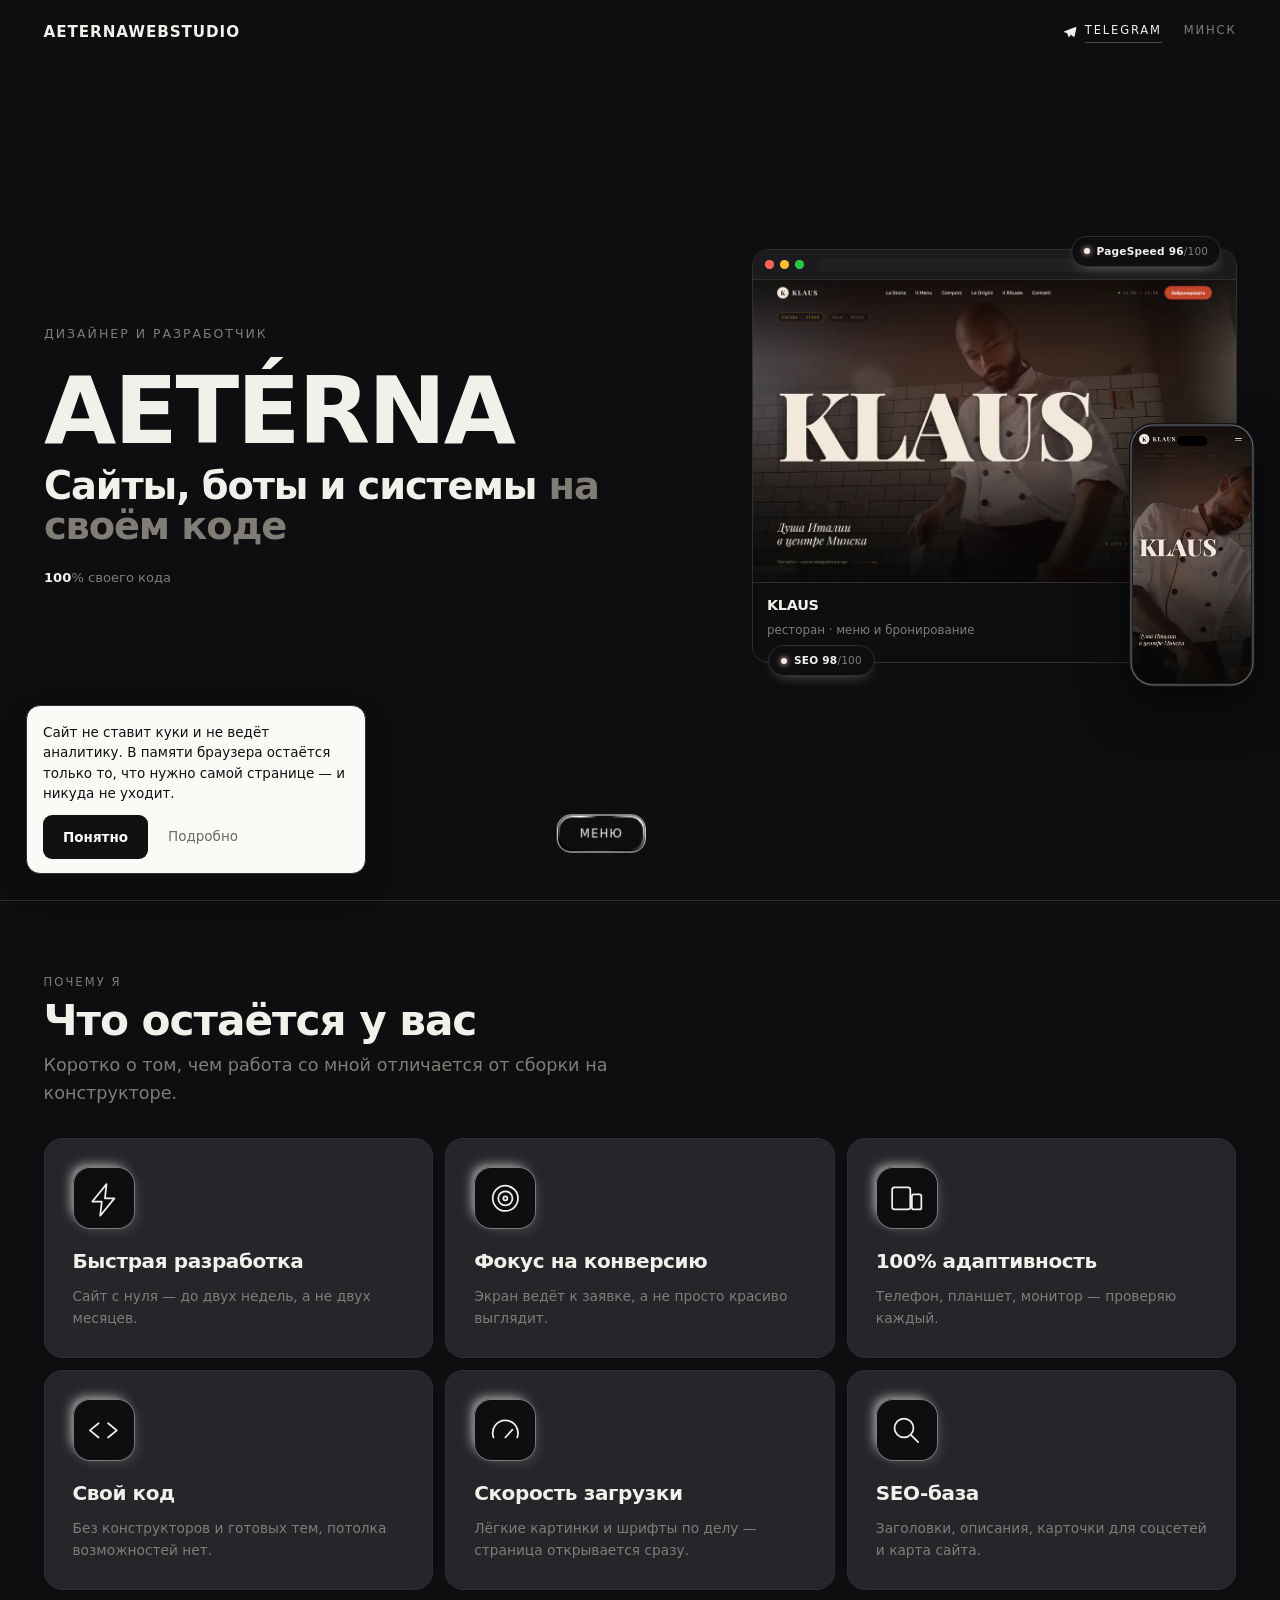
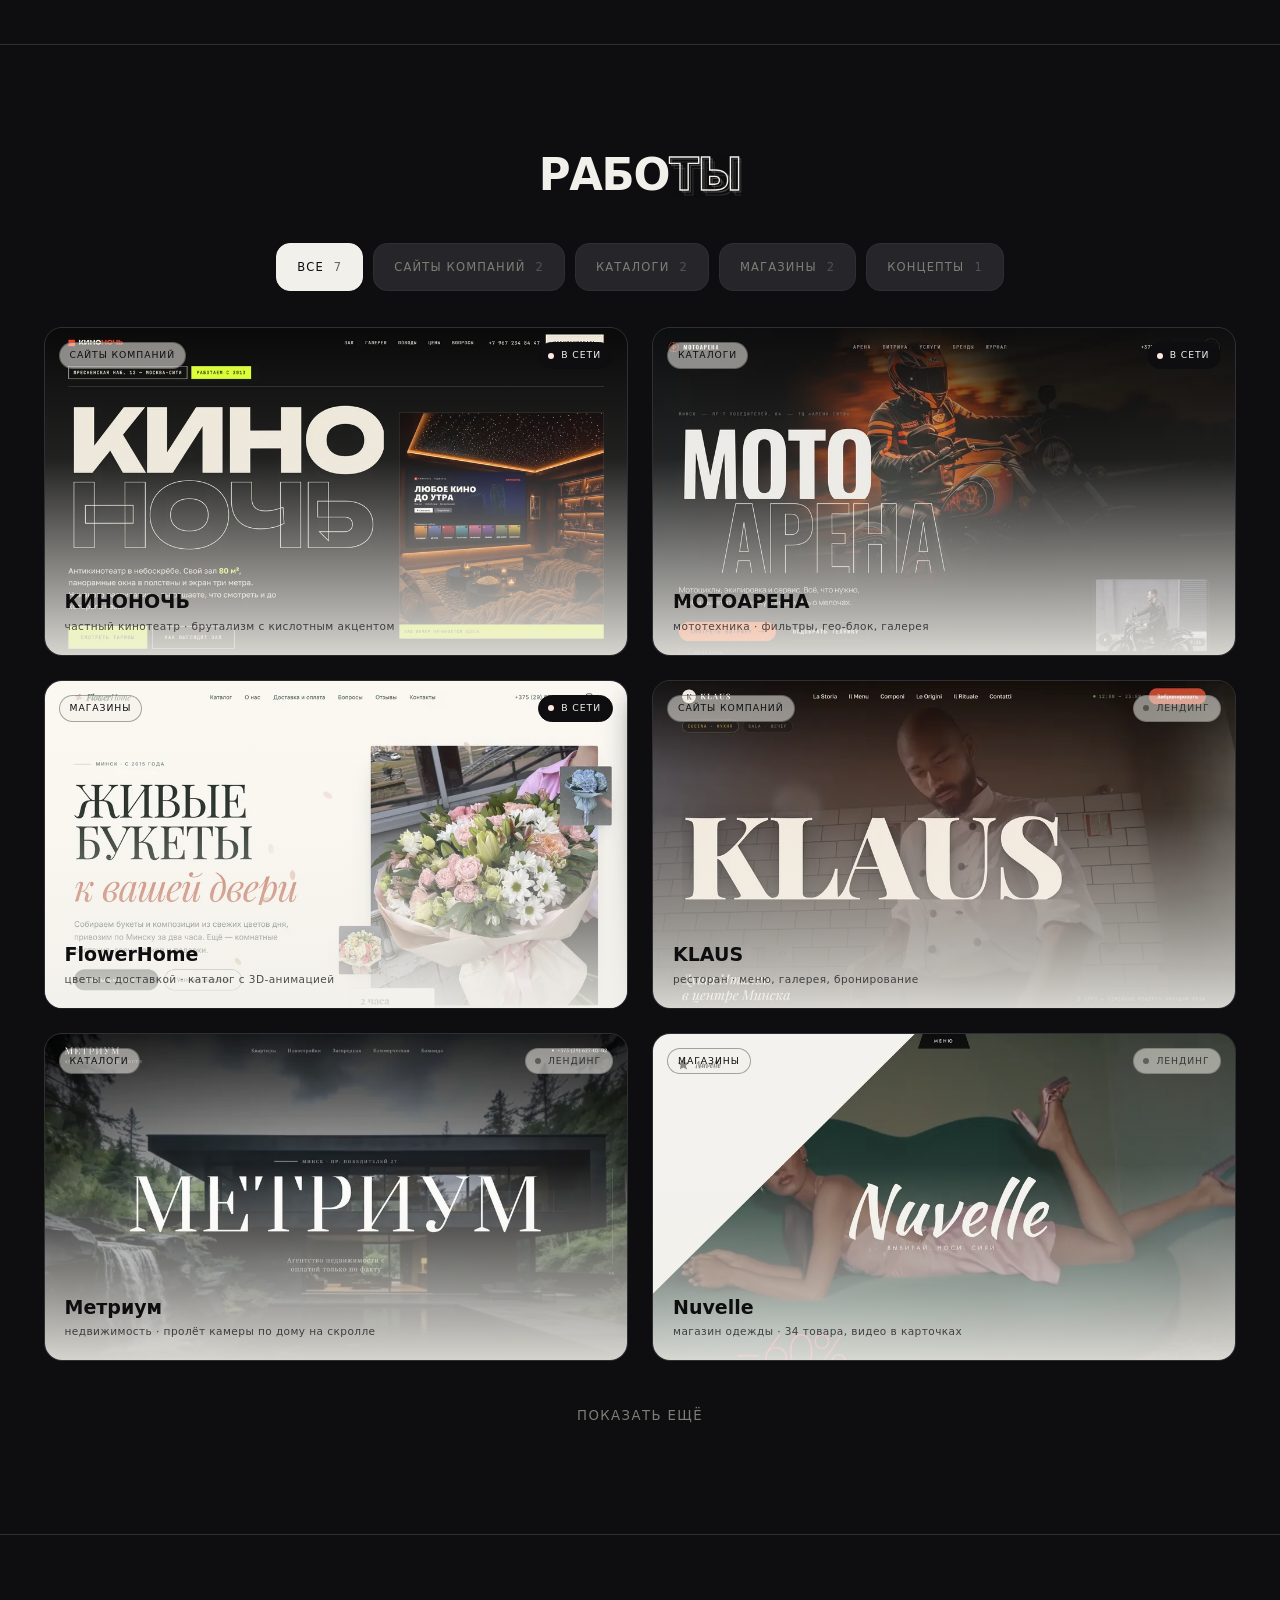
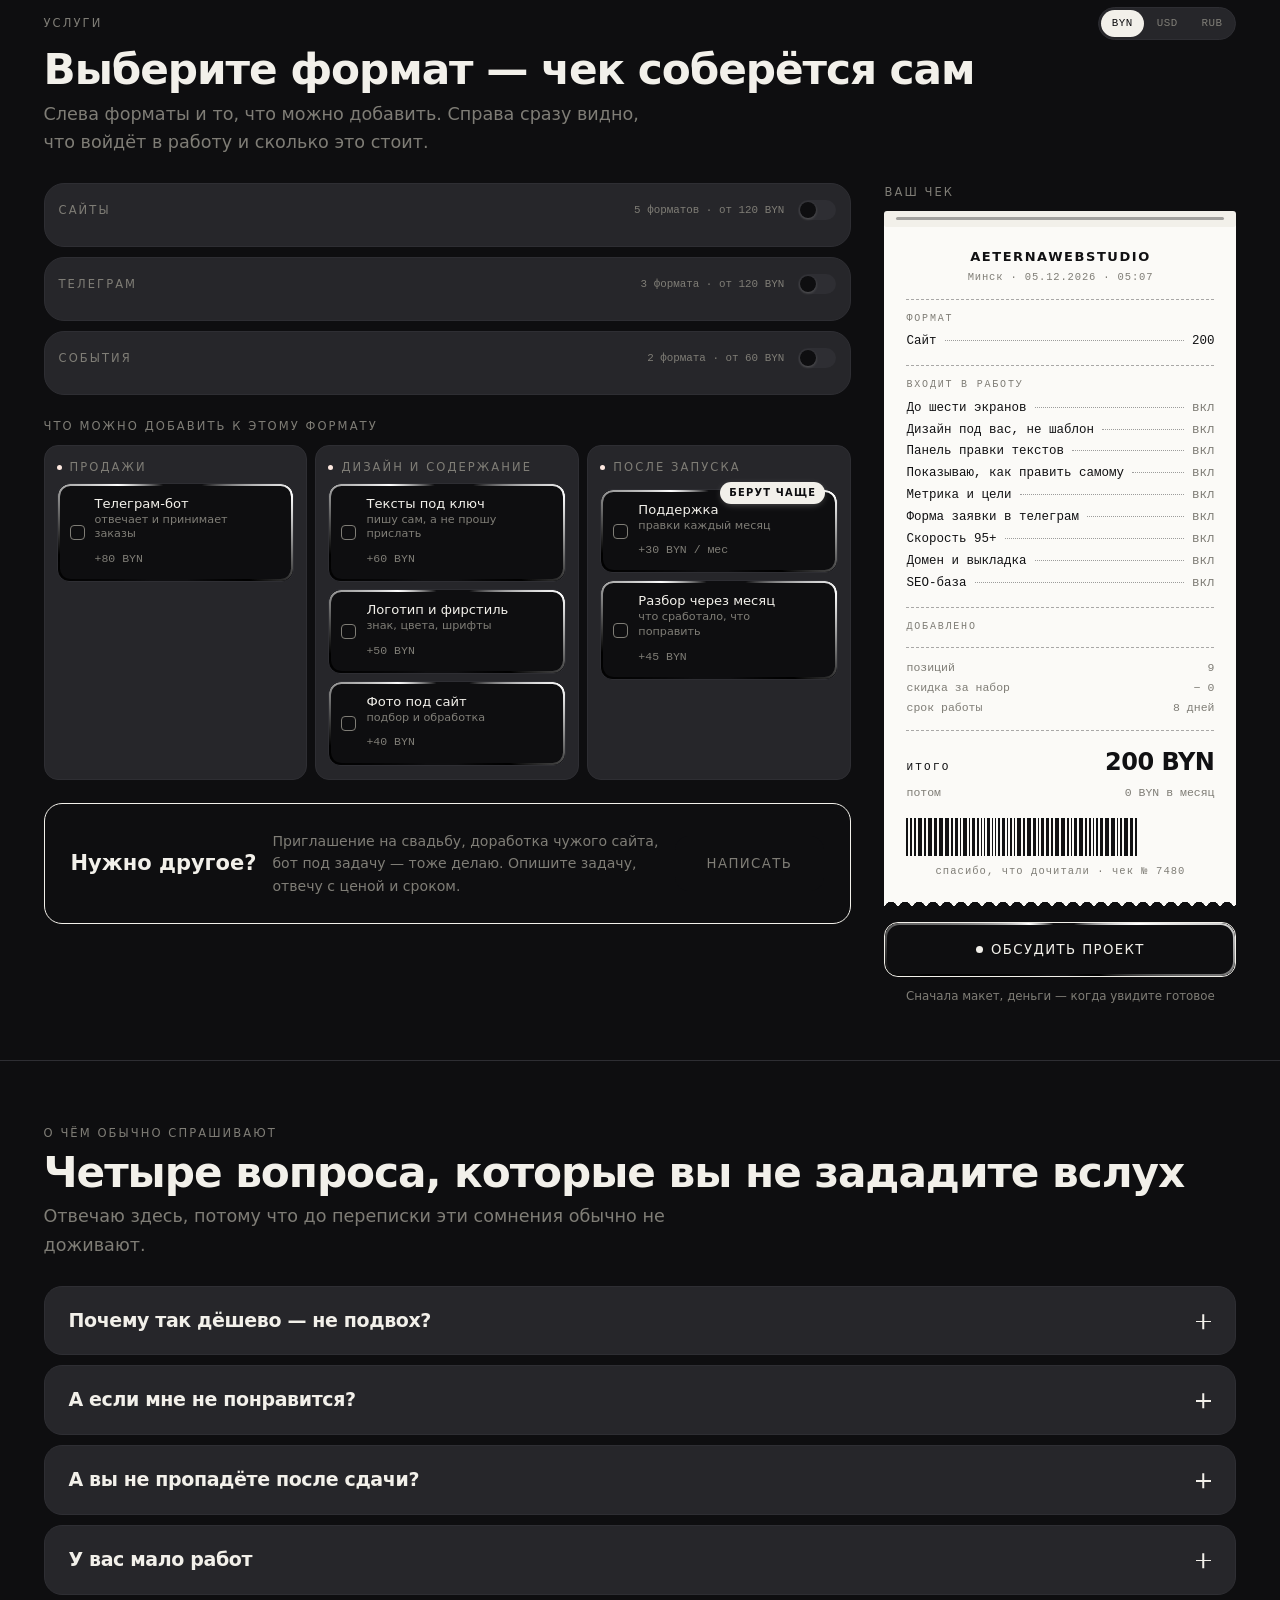
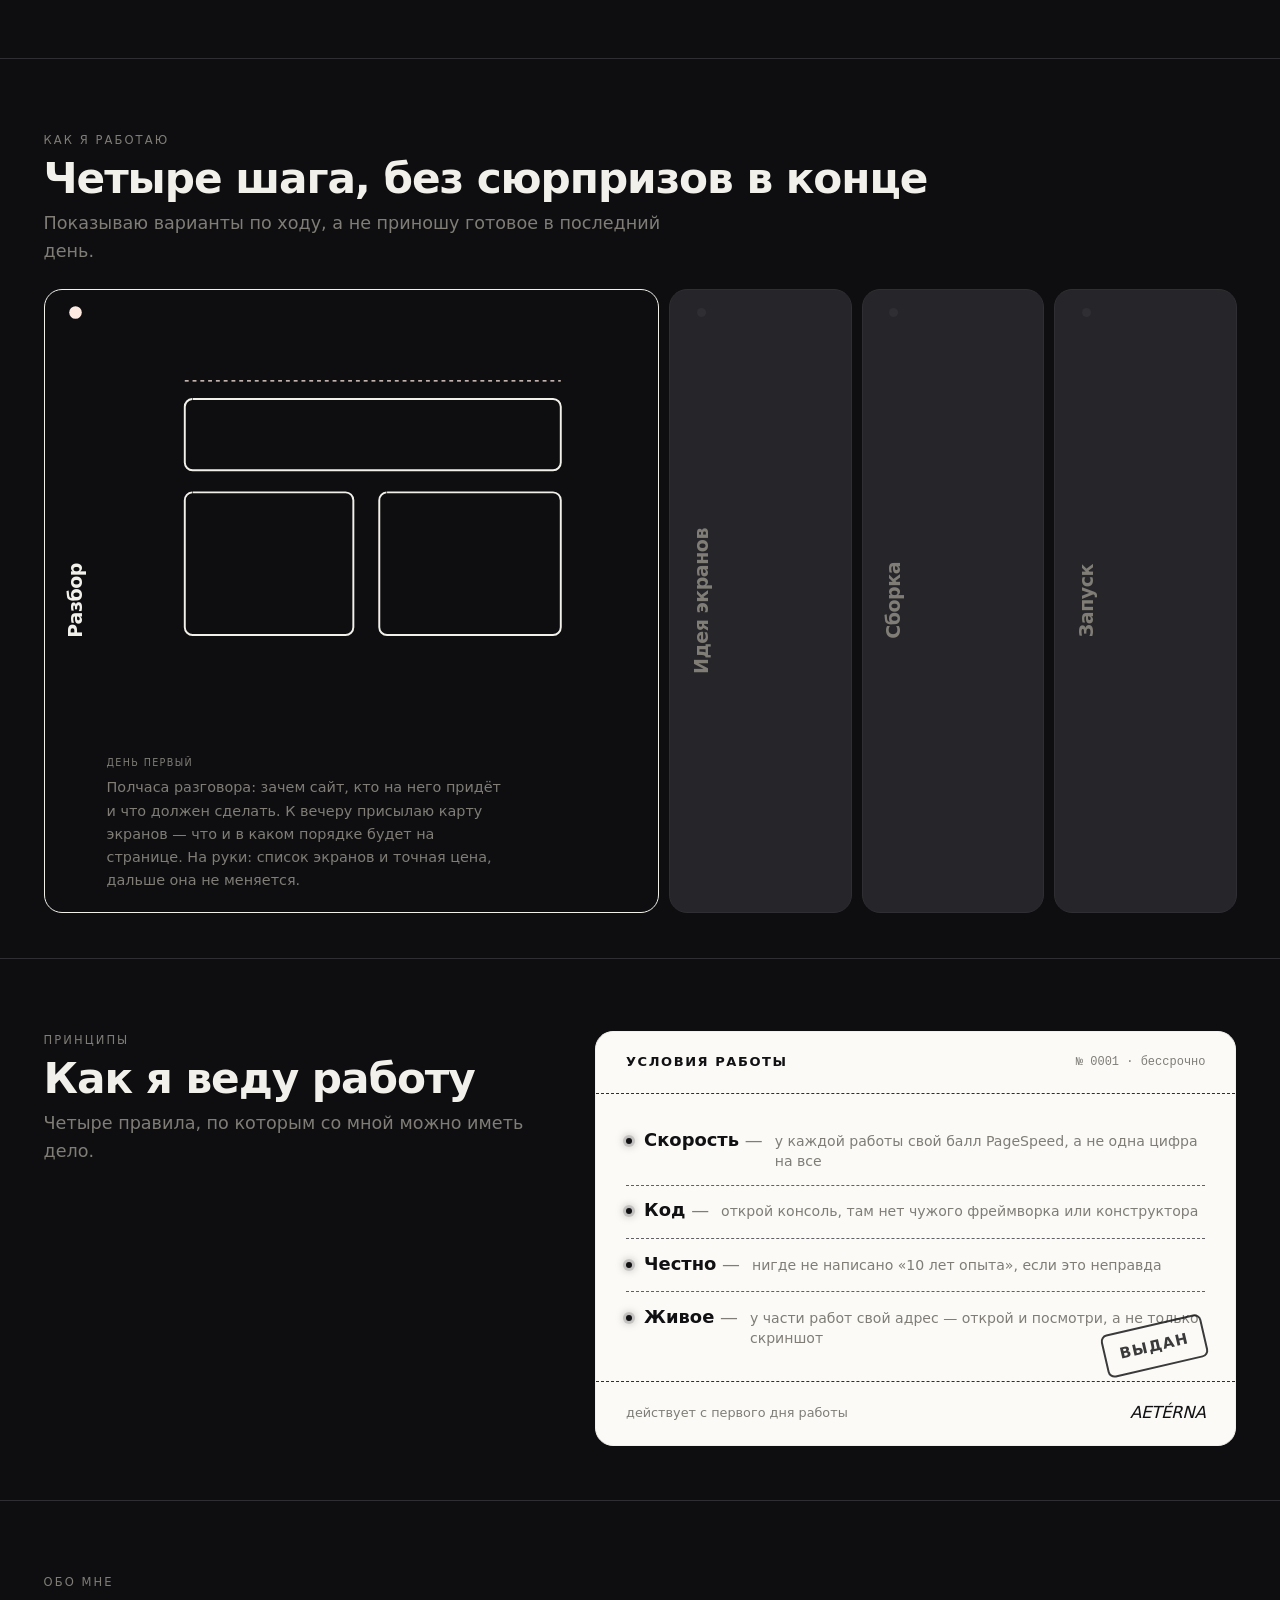
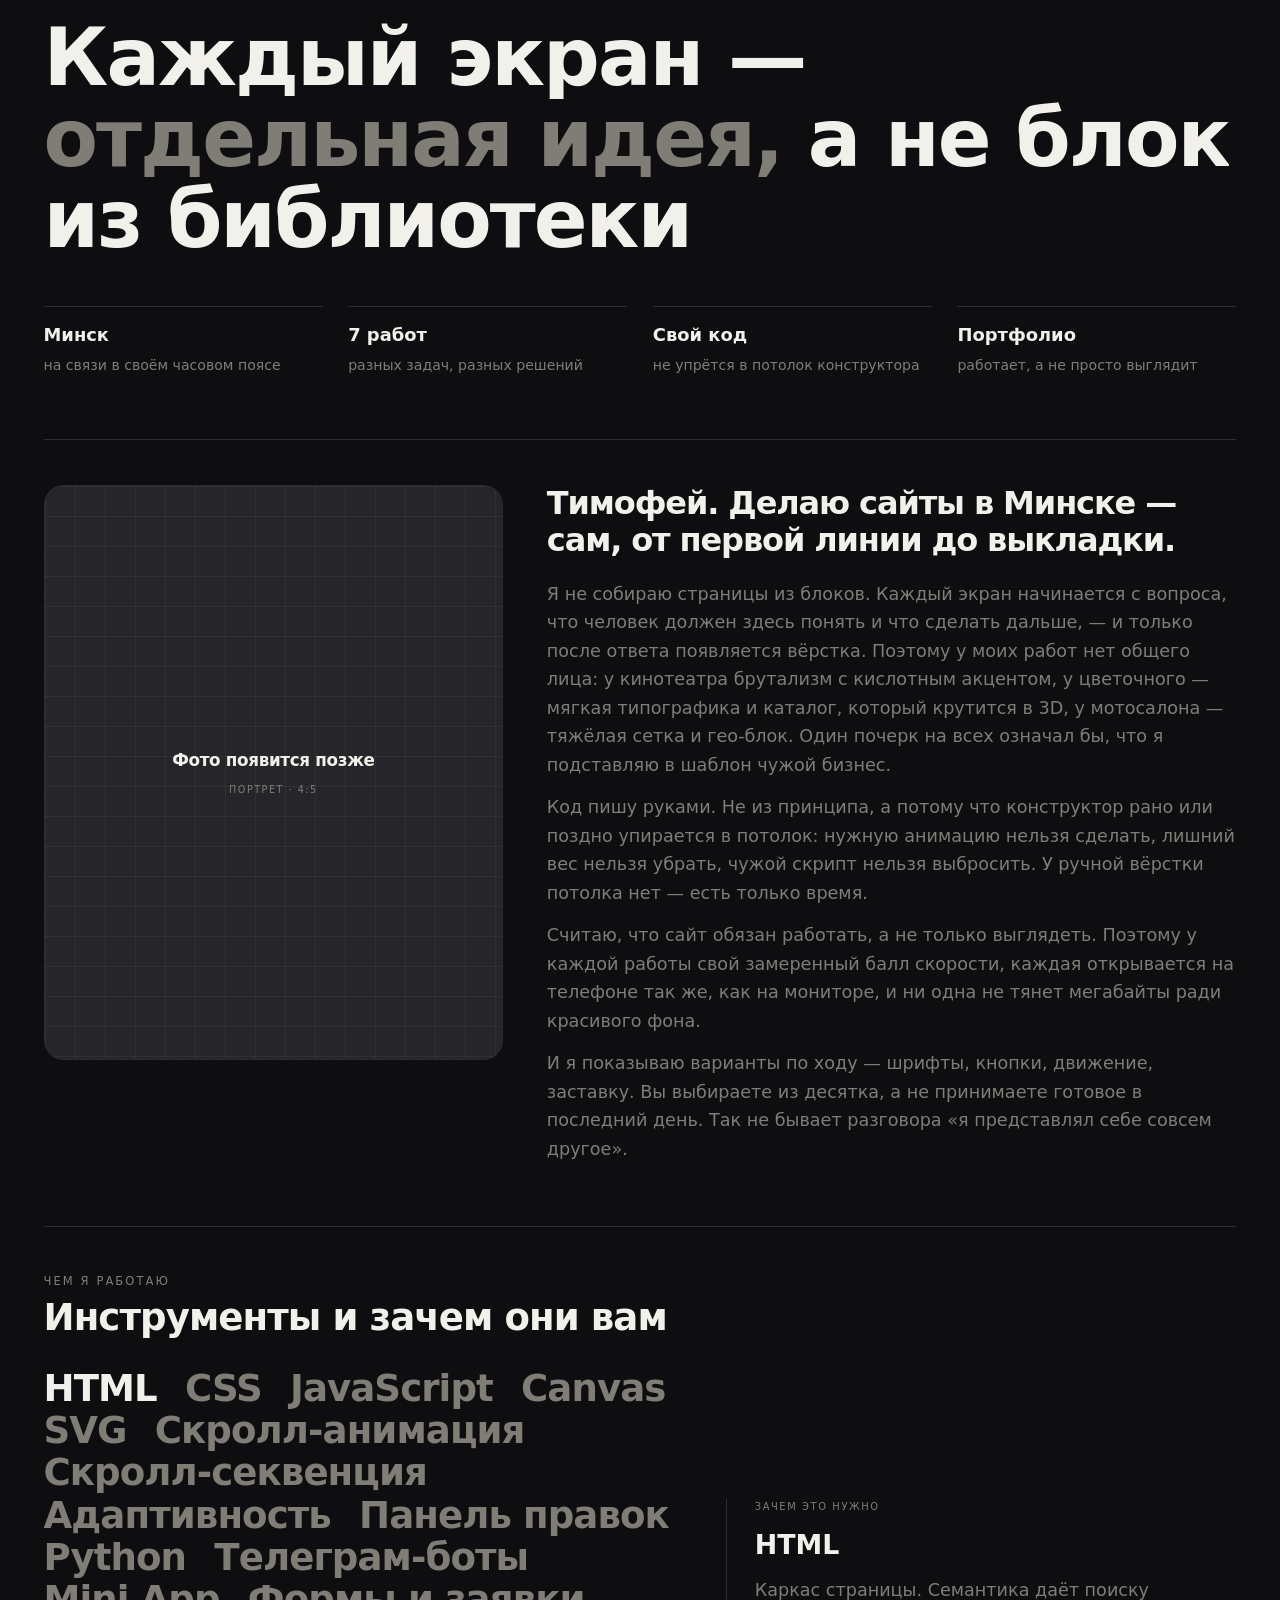
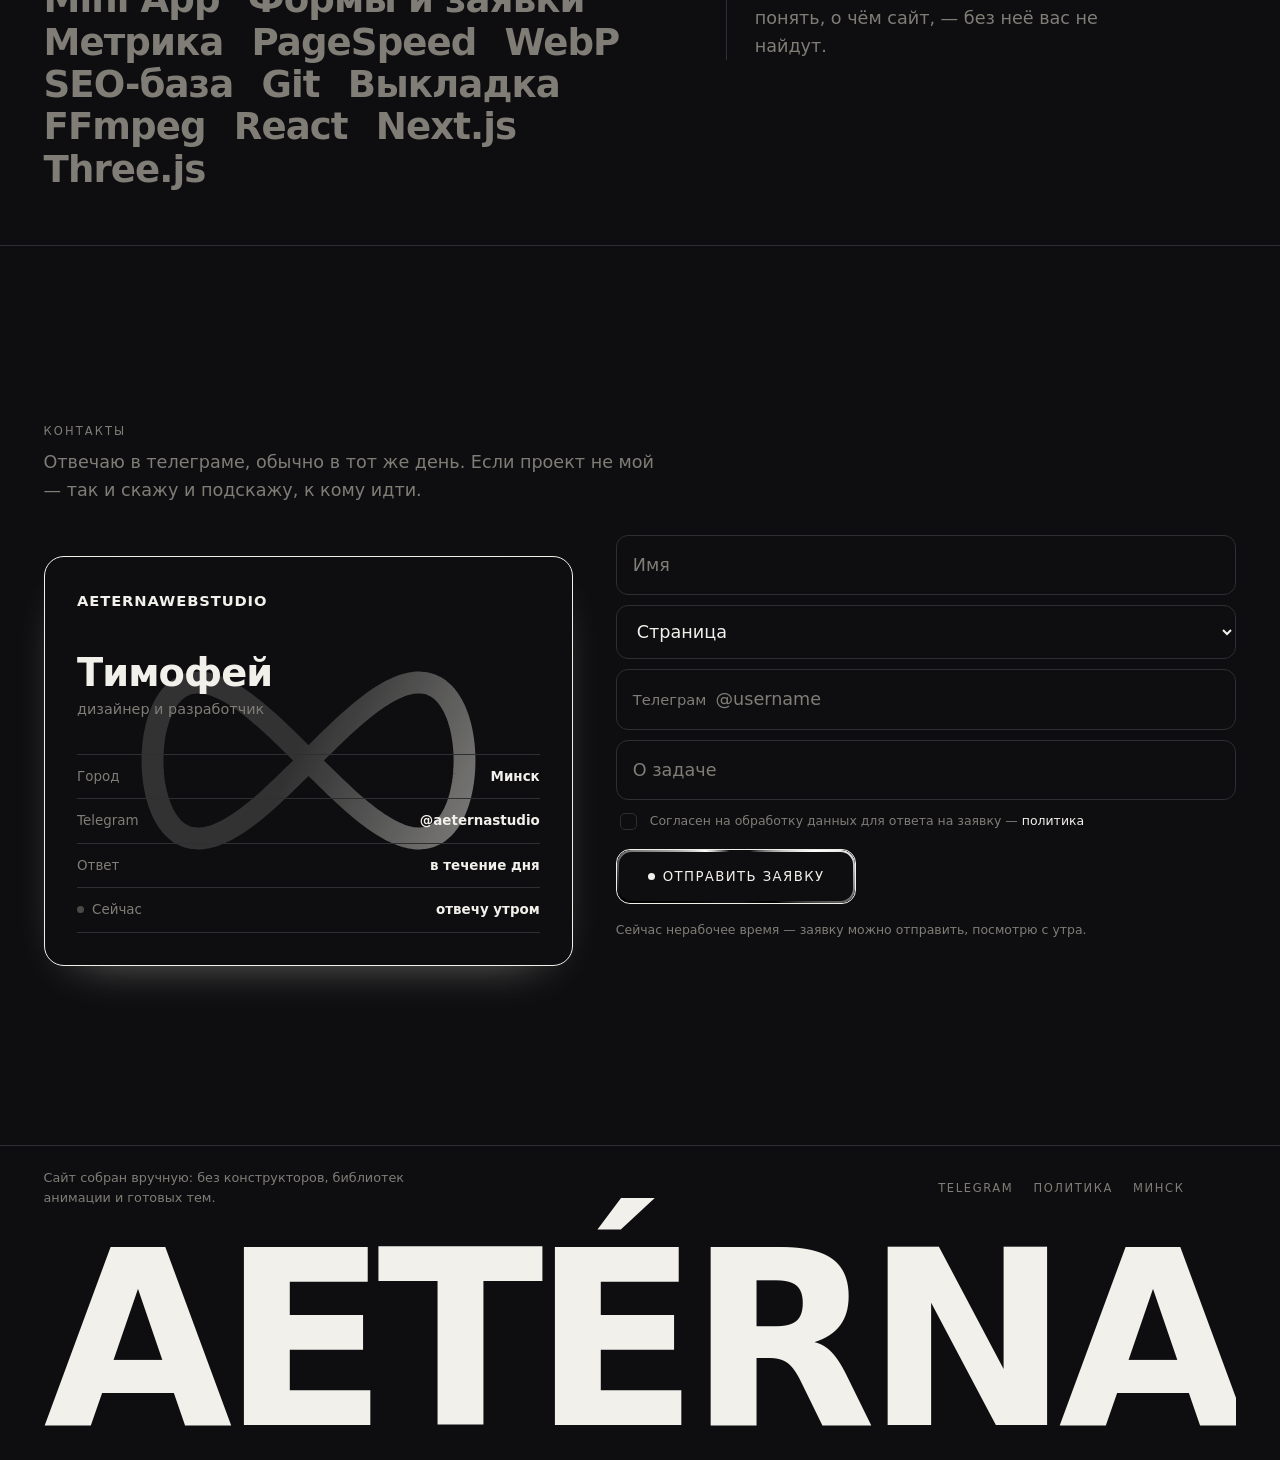
<file: index.html>
<!doctype html>
<html lang="ru" data-cursor="dot" data-btn="wide">
<head>
<meta charset="utf-8">
<meta name="viewport" content="width=device-width, initial-scale=1">
<title>AETERNA — дизайнер и разработчик</title>
<meta name="description" content="Собираю сайты, боты и системы на своём коде: дизайн и разработка. Портфолио и услуги. Минск.">
<meta name="theme-color" content="#f2f0ea">
<!-- Номер в адресе обязателен при смене рисунка: иконки браузер кэширует
     отдельно от страницы и держит их даже после жёсткого обновления —
     заметит новую, только если поменялся сам адрес файла. -->
<link rel="icon" href="favicon-32.png?v=2" sizes="32x32" type="image/png">
<link rel="icon" href="favicon-48.png?v=2" sizes="48x48" type="image/png">
<link rel="apple-touch-icon" href="apple-touch-icon.png?v=2">

<!-- Защита. GitHub Pages не даёт настраивать HTTP-заголовки, поэтому всё,
     что можно, задаём через meta. CSP разрешает ровно то, чем сайт правда
     пользуется: свои файлы, шрифты Google и картинки. 'unsafe-inline'
     для стилей обязателен — скрипт пишет инлайновые стили и переменные
     на элементы; для скриптов он нужен из-за встроенного загрузчика
     твикера внизу страницы. object-src 'none' и base-uri 'self' закрывают
     два классических вектора: подмену <base> и вставку плагинов.
     frame-ancestors здесь не работает (только как HTTP-заголовок),
     от кликджекинга страховка ниже, в script.min.js. -->
<meta http-equiv="Content-Security-Policy" content="
  default-src 'self';
  script-src 'self' 'unsafe-inline';
  style-src 'self' 'unsafe-inline' https://fonts.googleapis.com;
  font-src 'self' https://fonts.gstatic.com;
  img-src 'self' data:;
  connect-src 'self' https://*.workers.dev;
  form-action 'self';
  base-uri 'self';
  object-src 'none'">
<!-- Чужим сайтам уходит только домен, без пути и параметров -->
<meta name="referrer" content="strict-origin-when-cross-origin">
<meta name="robots" content="index, follow">
<link rel="canonical" href="https://aeternastudio.ru/">
<link rel="preconnect" href="https://fonts.googleapis.com">
<link rel="preconnect" href="https://fonts.gstatic.com" crossorigin>
<!-- Пара здесь обязана совпадать с DEFAULTS.font в script.min.js. Раньше тут
     стоял Onest, а по умолчанию включён Golos Text — из-за этого шрифты
     качались дважды: сначала ненужный набор, потом нужный поверх него.
     Начертания урезаны до тех, что правда встречаются на странице. -->
<!-- Таблица шрифтов держала отрисовку 586мс: браузер не рисует ничего,
     пока не получит её с чужого сервера. media="print" снимает с неё эту
     власть, onload возвращает обратно — правила применяются, но уже не
     ценой пустого экрана. Мигания это не добавляет: в адресе стоит
     display=swap, то есть подмена шрифта происходила и раньше. -->
<link id="fontLink" rel="stylesheet" media="print" onload="this.media='all'"
      href="https://fonts.googleapis.com/css2?family=Unbounded:wght@400;600;800&family=Golos+Text:wght@400;500;600&display=swap">
<noscript><link rel="stylesheet"
      href="https://fonts.googleapis.com/css2?family=Unbounded:wght@400;600;800&family=Golos+Text:wght@400;500;600&display=swap"></noscript>

<!-- Главный кадр витрины — то, по чему браузер считает момент «страница
     показалась». Без подсказки он находит его последним, уже разобрав
     весь скрипт. -->
<link rel="preload" as="image" href="assets/works/klaus.webp" fetchpriority="high">
<link rel="stylesheet" href="styles.min.css?v=180">
</head>
<!-- Класс обязан совпадать с DEFAULTS.macFrame в script.min.js — те же грабли,
     что с :root и палитрой. apply() ставит его уже после первой отрисовки,
     и если стартовое состояние другое, витрина успевает моргнуть корпусом
     и запустить переход тени с нуля. -->
<body class="is-nomac">

<!-- Интро: линия-перо идёт слева направо, из-под неё по одной проявляются
     буквы имени, потом лист уезжает вверх и первый экран начинает собираться
     конструктором. Разметка лежит прямо здесь, а не собирается скриптом:
     иначе между первой отрисовкой и запуском script.min.js успел бы мелькнуть
     голый сайт — ровно то, что интро и должно закрыть. Скрипт его только
     проигрывает и снимает; если он не дошёл, класс is-intro никто не поставит
     и слой останется невидимым. -->
<div class="intro" id="intro" aria-hidden="true">
  <div class="intro__name">
    <span>A</span><span>E</span><span>T</span><span>É</span><span>R</span><span>N</span><span>A</span>
  </div>
  <i class="intro__pen"></i>
</div>

<!-- полоса прочитанного: тонкая линия сверху, растёт по мере прокрутки -->
<div class="prog" aria-hidden="true"><i></i></div>

<div class="lamp" aria-hidden="true"></div>

<div class="cursor" aria-hidden="true">
  <div class="cursor__cross"><i class="cursor__cx"></i><i class="cursor__cy"></i></div>
  <div class="cursor__dot"></div>
  <div class="cursor__ring"></div>
  <div class="cursor__frame"><i></i><i></i><i></i><i></i></div>
  <div class="cursor__lens"></div>
  <div class="cursor__read"><span class="cursor__x">0</span><span class="cursor__y">0</span></div>
</div>

<header class="top">
  <a class="top__mark" href="#"><span class="mark" data-txt="mark">AETERNAWEBSTUDIO</span></a>
  <div class="top__right">
    <!-- Значок рисуем разметкой, а не картинкой: fill:currentColor берёт
         цвет у самой ссылки, поэтому он переживает смену палитры в твикере.
         Пульсирующая точка ушла вместе с ним — два знака подряд перед одним
         словом спорили друг с другом, а «я на связи» говорит живой огонёк
         в первом экране и в контактах. -->
    <a class="top__tg" data-tg href="#" target="_blank" rel="noopener">
      <svg class="top__tgi" viewBox="0 0 24 24" aria-hidden="true"><path
            d="M21.6 3.3L2.6 10.6c-.9.35-.9 1.6.02 1.9l4.7 1.5 1.8 5.6c.28.85 1.36 1.05 1.9.35l2.5-3.2 4.7 3.45c.6.44 1.45.11 1.6-.62l3.1-14.9c.17-.8-.6-1.47-1.32-1.18z"/></svg><span
            data-txt="tg">телеграм</span>
    </a>
    <span class="top__place" data-txt="place">Минск</span>
  </div>
</header>

<nav class="menu" id="menu" aria-hidden="true">
  <div class="menu__inner">
    <ul class="menu__list"></ul>
    <div class="menu__side">
      <a class="hbtn neon menu__cta" href="#contact" data-key="btn1"></a>
      <div class="menu__meta">
        <span data-txt="place">Минск</span>
        <!-- Значок рисуем разметкой, а не картинкой: fill:currentColor
             берёт цвет у самой ссылки, поэтому он переживает смену
             палитры в твикере и не остаётся белым на светлой теме. -->
        <a class="menu__tg" data-tg href="#" target="_blank" rel="noopener">
          <svg class="menu__tgi" viewBox="0 0 24 24" aria-hidden="true"><path
                d="M21.6 3.3L2.6 10.6c-.9.35-.9 1.6.02 1.9l4.7 1.5 1.8 5.6c.28.85 1.36 1.05 1.9.35l2.5-3.2 4.7 3.45c.6.44 1.45.11 1.6-.62l3.1-14.9c.17-.8-.6-1.47-1.32-1.18z"/></svg><span
                data-txt="tg">телеграм</span>
        </a>
      </div>
    </div>
  </div>
</nav>

<main>
<section class="hero" id="hero">

  <div class="hero__grid" aria-hidden="true">
    <div class="hero__cols"></div>
    <div class="hero__rows"></div>
  </div>

  <div class="hero__inner">

    <div class="hero__left">
      <!-- Город в надстрочнике показывается только на телефоне: на мониторе
           он и так стоит в шапке справа, и вышло бы два «Минска» на экране -->
      <div class="bl bl--eyebrow">
        <i class="bl__ph"></i>
        <span class="bl__c"><span data-txt="role">дизайнер и разработчик</span><span
              class="eyebrow__place"> · <span data-txt="place">Минск</span></span></span>
      </div>

      <h1 class="hero__title">
        <span class="bl bl--h1">
          <i class="bl__ph"></i>
          <span class="bl__c" data-txt="name">AETÉRNA</span>
        </span>
        <!-- Одна крупная мысль вместо фразы и описания. Приглушённый хвост —
             отдельный узел, а не <em> внутри строки: тексты подставляются
             через textContent, разметка внутри них не выживет -->
        <span class="bl bl--h2">
          <i class="bl__ph"></i>
          <span class="bl__c"><span data-txt="tag">Сайты, боты и системы</span> <em
                data-txt="tagDim">на своём коде</em></span>
        </span>
      </h1>

      <div class="bl bl--cta">
        <i class="bl__ph"></i>
        <div class="bl__c">
          <button class="hbtn neon" type="button" data-key="btn1" data-states></button>
          <a class="hbtn hbtn--quiet" href="#works" data-key="btn2"></a>
        </div>
      </div>

      <!-- Нижняя строка говорит разное на разных экранах: на мониторе процент
           своего кода, на телефоне — живой статус. Города нет ни там, ни там:
           он уже стоит в шапке, а на узком экране в надстрочнике -->
      <div class="bl bl--meta">
        <i class="bl__ph"></i>
        <div class="bl__c">
          <span class="meta__stat"><b class="num" data-num="100">0</b>% своего кода</span>
          <span class="meta__badge is-lit"><i class="dot"></i><span data-txt="status">беру проекты</span></span>
        </div>
      </div>
    </div>

    <div class="hero__right">
      <div class="bl bl--art">
        <i class="bl__ph"></i>
        <div class="bl__c">
          <!-- Витрина работ. Первый кадр грузится сразу, остальные лениво —
               он и есть LCP. Вокруг — корпус макбука: только крышка,
               без клавиатуры и перспективы. Снимается в твикере. -->
          <div class="mac" id="mac">
            <!-- Две метки — не «сайт быстрый», а конкретные цифры из
                 измеримого теста, их можно проверить самостоятельно. Обе из
                 одного отчёта Lighthouse. Число меняется вместе с обложкой —
                 у каждой работы свой балл, а не общая цифра на все семь.
                 Подпись и число — разные узлы: подпись живёт в твикере
                 (data-txt, её же трогает общий drawText()), а число пишет
                 только витрина при смене слайда. Держи их в одном узле —
                 и любая правка текста в твикере стирала бы живое число
                 обратно на дефолт. -->
            <span class="mac__tag"><i class="dot"></i><b><span
                  data-txt="macTagL">PageSpeed</span> <span class="mac__tag__v" id="tagV">95</span><span
                  class="mac__tag__of">/100</span></b></span>
            <span class="mac__tag mac__tag--b"><i class="dot"></i><b><span
                  data-txt="macTagBL">SEO</span> <span class="mac__tag__v" id="tagVB">100</span><span
                  class="mac__tag__of">/100</span></b></span>
          <div class="shw" id="shw">
            <div class="shw__bar" aria-hidden="true">
              <i></i><i></i><i></i>
              <span class="shw__url" aria-hidden="true"></span>
            </div>
            <div class="shw__view"></div>
            <div class="shw__foot">
              <span class="shw__n">KLAUS</span>
              <span class="shw__d">ресторан · меню и бронирование</span>
              <div class="shw__dots" role="tablist" aria-label="Работы"></div>
            </div>
          </div>
          <!-- Телефон внахлёст на угол витрины: та же работа, но снятая
               отдельно в мобильной ширине. Своей смены слайдов у него нет —
               JS переставляет src ровно там же, где меняет крупный кадр. -->
          <div class="mac__phone" aria-hidden="true">
            <div class="mac__phone__scr"><img class="mac__phone__img" id="macPhoneImg"
                 src="assets/works/m-klaus.webp" alt="">
              <span class="mac__phone__isl"></span>
            </div>
          </div>
            <div class="mac__hinge" aria-hidden="true"></div>
            <div class="mac__base" aria-hidden="true"></div>
            <div class="mac__sh" aria-hidden="true"></div>
          </div>
        </div>
      </div>
    </div>

  </div>

  <div class="hero__foot">
    <div class="bl bl--foot">
      <i class="bl__ph"></i>
      <div class="bl__c">
        <span class="hero__scroll"><i></i>листай</span>
        <button class="hbtn hbtn--menu neon" type="button" data-key="menu" data-noarrow aria-expanded="false"></button>
      </div>
    </div>
  </div>

</section>


<!-- преимущества: шесть плиток, иконки вычерчиваются линиями -->
<section class="adv" id="adv">
  <div class="adv__head">
    <span class="eyebrow rv" data-txt="advEyebrow">почему я</span>
    <h2 class="adv__h rv" style="--d:60ms" data-txt="advTitle"></h2>
    <p class="adv__lead rv" style="--d:120ms" data-txt="advLead"></p>
  </div>
  <div class="adv__grid"></div>
</section>

<section class="works" id="works">
  <div class="works__head">
    <div class="bl bl--eyebrow"><i class="bl__ph"></i>
      <span class="bl__c"><span data-txt="worksEyebrow">работы</span></span>
    </div>
    <h2 class="works__h bl bl--h2b"><i class="bl__ph"></i>
      <span class="bl__c" data-txt="worksTitle">Портфолио</span>
    </h2>
    <!-- описание под заголовком снято по просьбе: текст лежит в твикере (txtWorksLead) -->
  </div>

  <div class="wfilter" role="tablist" aria-label="Фильтр работ"></div>
  <div class="wgrid"></div>
  <div class="wmore">
    <button class="hbtn hbtn--quiet" type="button" id="wmore" data-key="worksMore" data-noarrow></button>
  </div>
</section>

<!-- услуги: слева форматы и допы, справа чек, который печатается сам -->
<section class="svc" id="services">
  <div class="svc__head">
    <div class="svc__eyerow">
      <span class="eyebrow rv" data-txt="svcEyebrow">услуги</span>
      <div class="cur rv" id="svcCur" role="tablist" aria-label="Валюта"></div>
    </div>
    <h2 class="svc__h rv" style="--d:60ms" data-txt="svcTitle">Что я умею делать</h2>
    <p class="svc__lead rv" style="--d:120ms" data-txt="svcLead"></p>
  </div>

  <div class="svc__grid">
    <div>
      <div class="svc__fmts rv" style="--d:60ms" role="tablist" aria-label="Форматы работы"></div>

      <!-- разница форматов живёт под своим рядом: её рисует скрипт
           внутри каждой группы, здесь её нет -->

      <div class="svc__adds rv" style="--d:120ms">
        <span class="eyebrow" data-txt="svcAddsK">можно добавить к любому формату</span>
        <div class="svc__cols"></div>
      </div>

      <div class="svc__rest rv" style="--d:180ms">
        <span class="svc__rt" data-txt="svcRestT">Нужно другое?</span>
        <span class="svc__rd" data-txt="svcRestD"></span>
        <a class="hbtn hbtn--quiet" href="#contact" data-key="svcRestBtn" data-noarrow></a>
      </div>
    </div>

    <aside class="till rv" style="--d:240ms">
      <div class="till__bar">
        <span class="eyebrow" data-txt="svcCheckK">ваш чек</span>
      </div>
      <div class="till__slot" aria-hidden="true"></div>

      <div class="check" id="svcCheck">
        <div class="ch__mark" data-txt="mark">AETERNAWEBSTUDIO</div>
        <div class="ch__sub" id="chSub"></div>
        <div class="ch__rule"></div>

        <div class="ch__k" data-txt="svcChFmt">формат</div>
        <div id="chFmt"></div>

        <div class="ch__rule"></div>
        <div class="ch__k" data-txt="svcChInc">входит в работу</div>
        <div id="chInc"></div>

        <div class="ch__rule"></div>
        <div class="ch__k" data-txt="svcChAdd">добавлено</div>
        <div id="chAdd"></div>

        <div class="ch__rule"></div>
        <div class="ch__row"><span data-txt="svcChN">позиций</span><span id="chN">0</span></div>
        <div class="ch__row" id="chOffRow" hidden><span data-txt="svcChOff">скидка за набор</span><span id="chOff">0</span></div>
        <div class="ch__row"><span data-txt="svcChDays">срок работы</span><span id="chDays"></span></div>
        <div class="ch__rule"></div>

        <div class="ch__tot"><span class="ch__tk" data-txt="svcChTot">итого</span><span class="ch__tv" id="chSum">0</span></div>
        <div class="ch__row" id="chMonthRow" hidden><span data-txt="svcChMonth">потом</span><span id="chMonth"></span></div>

        <div class="ch__bars" id="chBars" aria-hidden="true"></div>
        <div class="ch__bye"><span data-txt="svcChBye">спасибо, что дочитали</span> · <span id="chNo"></span></div>
      </div>

      <a class="hbtn neon till__go" href="#contact" data-key="svcCta"></a>
      <!-- Сброс живёт под главной кнопкой и появляется только когда есть
           что сбрасывать: пустая кнопка рядом с пустым чеком сбивает с толку -->
      <button class="till__reset" type="button" id="svcReset" hidden data-txt="svcReset">собрать заново</button>
      <div class="till__hint" data-txt="svcHint"></div>
    </aside>
  </div>
</section>

<!-- Возражения. Стоят сразу после цен, потому что спорят именно с ними:
     человек, увидевший сумму, дальше листает уже с готовым «дорого» в голове,
     и отвечать надо здесь, а не ждать, пока он напишет. Он не напишет. -->
<section class="obj" id="objections">
  <div class="obj__head">
    <span class="eyebrow rv" data-txt="objEyebrow">о чём обычно спрашивают</span>
    <h2 class="obj__h rv" style="--d:60ms" data-txt="objTitle"></h2>
    <p class="obj__lead rv" style="--d:120ms" data-txt="objLead"></p>
  </div>
  <div class="obj__list"></div>
</section>

<!-- как я работаю — «гармошка»: полосы разъезжаются под курсором -->
<section class="flow" id="flow">
  <div class="flow__head">
    <span class="eyebrow rv" data-txt="flowEyebrow">как я работаю</span>
    <h2 class="flow__h rv" style="--d:60ms" data-txt="flowTitle"></h2>
    <p class="flow__lead rv" style="--d:120ms" data-txt="flowLead"></p>
  </div>

  <div class="flow__acc rv" style="--d:180ms"></div>
</section>


<!-- Принципы оформлены гарантийным талоном: номер, четыре условия, подпись.
     Были четыре плитки с крупными 01–04 — приём с половины студийных сайтов,
     да ещё и с нумерацией, которой на этом сайте быть не должно. -->
<section class="pr" id="principles">
  <!-- Шапка слева, талон справа: талон в одиночку занимал шестьдесят
       процентов ширины, а остальное оставалось пустым полем -->
  <div class="pr__grid">
  <div class="pr__head">
    <span class="eyebrow rv" data-txt="prEyebrow">принципы</span>
    <h2 class="pr__h rv" style="--d:60ms" data-txt="prTitle"></h2>
    <p class="pr__lead rv" style="--d:120ms" data-txt="prLead"></p>
  </div>

  <div class="war rv" style="--d:180ms">
    <div class="war__top">
      <span class="war__k" data-txt="prWarK">условия работы</span>
      <span class="war__no" data-txt="prWarNo">№ 0001 · бессрочно</span>
    </div>
    <div class="war__body"></div>
    <div class="war__foot">
      <span data-txt="prWarFoot">действует с первого дня работы</span>
      <span class="war__sig" data-txt="name">AETÉRNA</span>
      <!-- Печать пришлёпывается, когда талон доехал до экрана. Живёт внутри
           подвала, а не поверх условий: подвал стоит на фиксированной высоте
           независимо от того, в одну строку легло обещание или в две
           (на телефоне «Поддержка» переносится) — штамп больше не может
           наехать на текст условия, где бы он ни закончился. -->
      <span class="war__stamp" data-txt="prWarStamp" aria-hidden="true">выдан</span>
    </div>
  </div>
  </div>
</section>

<!-- обо мне — одна фраза во весь экран, слова выезжают по очереди -->
<section class="ab" id="about">
  <span class="eyebrow ab__eyebrow" data-txt="aboutEyebrow">обо мне</span>
  <h2 class="ab__big"></h2>
  <div class="ab__facts"></div>

  <!-- Кто я: слева слот под фото, справа рассказ. Слот — не заглушка ради
       заглушки: пустое место на его месте выглядело бы как недогруженная
       картинка, а подписанная рамка честно говорит, что фото будет. -->
  <div class="me">
    <div class="me__ph">
      <span class="me__ph__t" data-txt="mePhoto"></span>
      <span class="me__ph__s" data-txt="mePhotoSub"></span>
    </div>
    <div class="me__txt">
      <p class="me__lead" data-txt="meLead"></p>
      <div class="me__body"></div>
    </div>
  </div>

  <!-- стек: список слева, зачем это нужно — справа -->
  <div class="stk">
    <div class="stk__head">
      <span class="eyebrow" data-txt="stkEyebrow">чем я работаю</span>
      <h3 class="stk__h" data-txt="stkTitle"></h3>
    </div>
    <div class="stk__grid">
      <div class="stk__col"></div>
      <div class="stk__side">
        <div class="stk__k" data-txt="stkKey">зачем это нужно</div>
        <div class="stk__t"></div>
        <div class="stk__d"></div>
      </div>
    </div>
  </div>
</section>

<!-- контакты — визитка наклоняется за курсором, рядом короткая заявка -->
<section class="ct" id="contact">
  <div class="ct__head">
    <span class="eyebrow rv" data-txt="ctEyebrow">контакты</span>
    <h2 class="ct__h rv" style="--d:60ms" data-txt="ctTitle"></h2>
    <p class="ct__lead rv" style="--d:120ms" data-txt="ctLead"></p>
  </div>

  <div class="ct__grid">
    <div class="ct__wrap rv" style="--d:180ms">
      <div class="ct__card">
        <div class="ct__glyph" aria-hidden="true"></div>
        <div class="ct__mark" data-txt="mark">AETERNAWEBSTUDIO</div>
        <div class="ct__name" data-txt="ctWho">Тимофей</div>
        <div class="ct__role" data-txt="role">дизайнер и разработчик</div>
        <div class="ct__rows"></div>
      </div>
    </div>

    <form class="ct__form rv" style="--d:240ms" novalidate>
      <input class="ct__in" name="name" autocomplete="name" data-ph="ctPhName" aria-label="Имя">
      <select class="ct__in" name="kind" aria-label="Что нужно"></select>
      <!-- Слово «Телеграм» вшито в поле слева, вместо значка — так проще
           прочитать, чем иконку, и не требует подписи над полем -->
      <div class="ct__pfx">
        <span class="ct__pfx__w" aria-hidden="true">Телеграм</span>
        <input class="ct__in" name="contact" data-ph="ctPhContact" aria-label="Telegram username">
      </div>
      <input class="ct__in" name="about" data-ph="ctPhAbout" aria-label="О задаче">
      <!-- Ловушка для ботов: поля не видно и в обход табуляции его не поймать,
           поэтому человек его не заполнит. Простой бот заполняет всё подряд —
           CRM такую заявку молча выбрасывает, отвечая «спасибо», чтобы бот
           не понял, что его раскусили. -->
      <input class="ct__hp" name="website" tabindex="-1" autocomplete="off"
             aria-hidden="true">
      <!-- Согласие на обработку — не для галочки: форма собирает имя и телеграм,
           а это персональные данные (Закон РБ № 99-З). Галочка снята по умолчанию
           намеренно: предустановленная не считается согласием. -->
      <label class="ct__agree">
        <input type="checkbox" name="agree" required>
        <span>Согласен на обработку данных для ответа на заявку —
          <a href="privacy.html" target="_blank" rel="noopener">политика</a></span>
      </label>
      <button class="hbtn neon ct__send" type="submit" data-key="ctSend" data-states></button>
      <!-- Видна только вне рабочих часов. Форма при этом работает как обычно:
           статус гасит огонёк, но ничего не запрещает — иначе человек,
           зашедший ночью, ушёл бы ни с чем -->
      <p class="ct__late" data-txt="ctLate">Сейчас нерабочее время — заявку можно отправить, посмотрю с утра.</p>
      <p class="ct__out" role="status" aria-live="polite"></p>
    </form>
  </div>
</section>

</main>

<footer class="foot">
  <div class="foot__row">
    <p class="foot__note" data-txt="footNote"></p>
    <div class="foot__right">
      <a data-tg href="#" target="_blank" rel="noopener"><span data-txt="tg">телеграм</span></a>
      <a href="privacy.html">политика</a>
      <span data-txt="place">Минск</span>
    </div>
  </div>

  <!-- знак во всю ширину: размер подбирает JS под ширину экрана -->
  <a class="foot__big" href="#hero" aria-label="Наверх"><span data-txt="name">AETERNA</span></a>
</footer>

<!-- Уведомление о памяти браузера. Сайт не ставит ни одной куки и никого
     не считает, поэтому это не окно согласия с кнопками «принять/отклонить»:
     отклонять нечего. Это короткая справка с ссылкой на политику — она
     показывается один раз и запоминает отказ в той же памяти, о которой
     рассказывает. Появляется после интро, чтобы не спорить с ним за экран. -->
<aside class="note" id="note" hidden aria-label="О данных">
  <p class="note__t">
    Сайт не ставит куки и не ведёт аналитику. В памяти браузера остаётся
    только то, что нужно самой странице — и никуда не уходит.
  </p>
  <div class="note__acts">
    <button class="note__ok" id="noteOk" type="button">Понятно</button>
    <a class="note__more" href="privacy.html">Подробно</a>
  </div>
</aside>

<script src="script.min.js?v=190" defer></script>

<!-- Панель настройки убрана из публикации: посетителю она не нужна,
     а адрес ?tweak=1 открывал её кому угодно. Файлы tweak.js и tweak.css
     остались в папке, но больше не выкладываются — вернуть можно одной
     строкой, когда понадобится править вид. -->
</body>
</html>
</file>
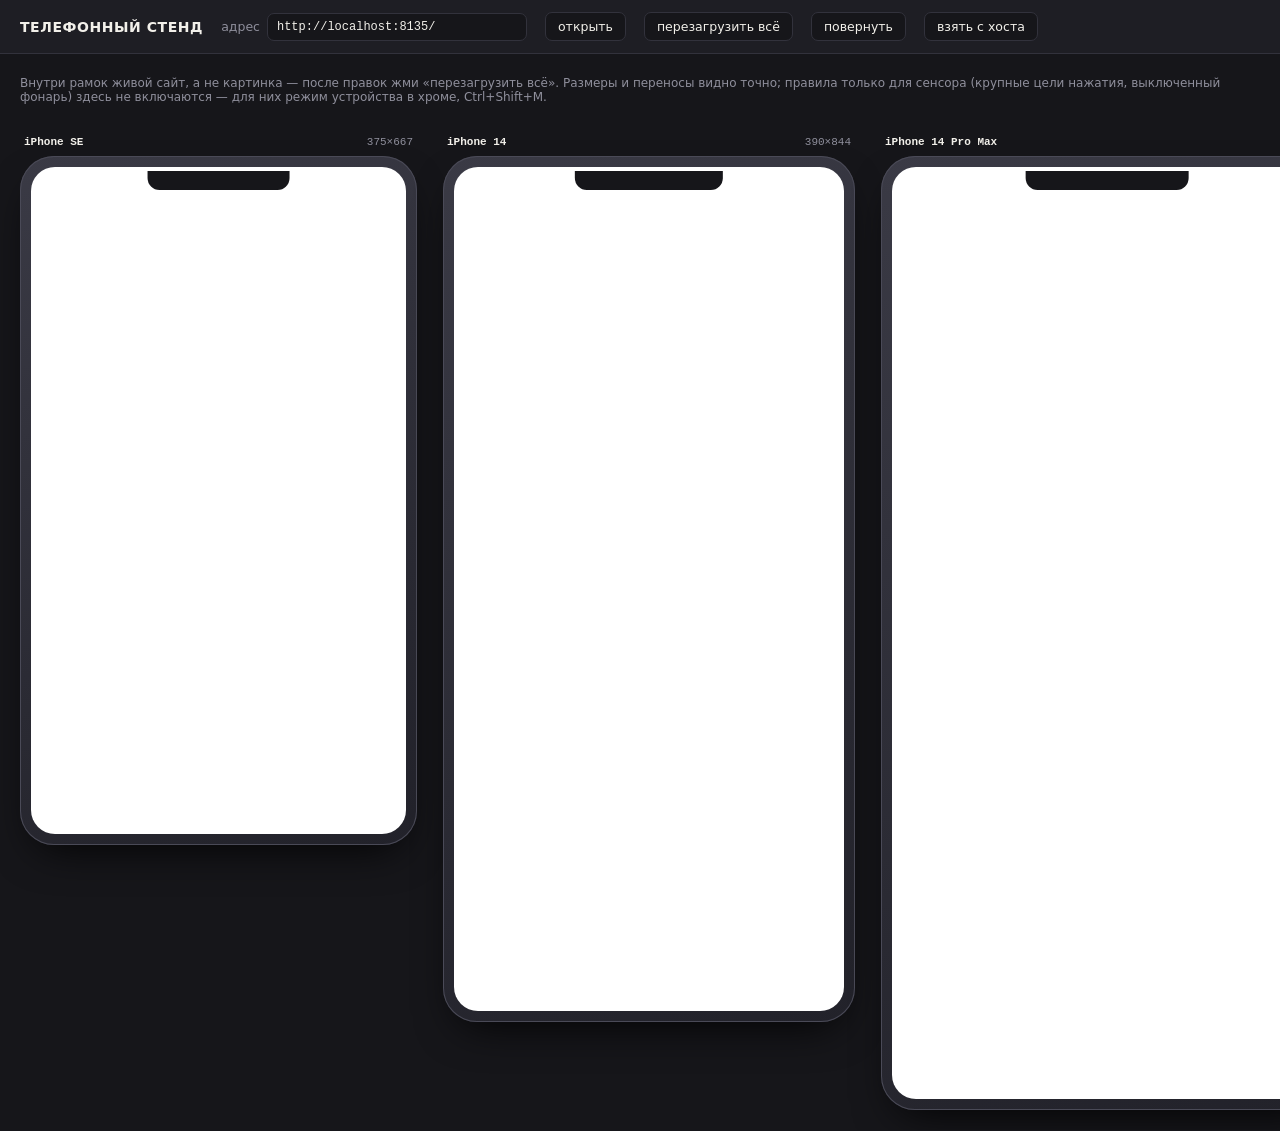
<file: phone.html>
<!doctype html>
<html lang="ru">
<head>
<meta charset="utf-8">
<meta name="viewport" content="width=device-width, initial-scale=1">
<title>Телефонный стенд — AETÉRNA</title>
<style>
/* ============================================================
   Стенд для просмотра сайта в телефонных размерах прямо с компьютера.
   Внутри рамок — живой сайт в iframe, поэтому правки видно сразу после
   перезагрузки, а не в виде картинки.

   Честная оговорка: iframe на десктопе остаётся десктопом. Размеры,
   переносы и сетки видно точно, а правила под (hover:none) — фонарь,
   магнит, крупные цели нажатия — здесь не включатся, для них нужен
   режим устройства в самом хроме (Ctrl+Shift+M).
   ============================================================ */
:root{
  --bg:#16161a; --panel:#1e1e24; --line:#32323c; --ink:#f2f0ea; --dim:#8f8f9c;
  --fm:ui-monospace, Consolas, monospace;
}
*{ box-sizing:border-box; }
html,body{ margin:0; }
body{
  background:var(--bg); color:var(--ink); min-height:100vh;
  font-family:system-ui, sans-serif; font-size:14px;
}
.bar{
  position:sticky; top:0; z-index:10; display:flex; gap:18px; align-items:center; flex-wrap:wrap;
  padding:12px 20px; background:var(--panel); border-bottom:1px solid var(--line);
}
.bar h1{ font-size:14px; font-weight:600; margin:0; letter-spacing:.04em; }
.bar label{ display:flex; gap:7px; align-items:center; color:var(--dim); font-size:12.5px; }
.bar input[type=text]{
  width:260px; padding:6px 9px; border-radius:7px; border:1px solid var(--line);
  background:var(--bg); color:var(--ink); font-family:var(--fm); font-size:12px;
}
.bar button{
  padding:6px 12px; border-radius:7px; border:1px solid var(--line);
  background:var(--bg); color:var(--ink); font:inherit; font-size:12.5px; cursor:pointer;
}
.bar button:hover{ border-color:var(--ink); }
.hint{ color:var(--dim); font-size:12px; padding:10px 20px 0; }

.stand{ display:flex; gap:26px; align-items:flex-start; padding:20px; overflow-x:auto; }

.dev{ flex:none; }
.dev__k{
  display:flex; justify-content:space-between; align-items:baseline; gap:10px;
  font-family:var(--fm); font-size:11px; color:var(--dim); margin-bottom:8px; padding:0 4px;
}
.dev__k b{ color:var(--ink); font-weight:600; }
/* корпус: скруглённая рамка с ободком, внутри вырез под экран */
.dev__body{
  position:relative; border-radius:34px; padding:11px;
  background:linear-gradient(160deg,#3a3a45,#22222a);
  box-shadow:0 18px 44px -18px #000, inset 0 0 0 1px #4a4a57;
}
.dev__notch{
  position:absolute; top:15px; left:50%; transform:translateX(-50%);
  width:36%; height:19px; border-radius:0 0 12px 12px; background:#16161a; z-index:2;
}
.dev__screen{
  position:relative; border-radius:24px; overflow:hidden; background:#fff; display:block;
}
.dev__screen iframe{ display:block; border:0; width:100%; height:100%; }
</style>
</head>
<body>

<div class="bar">
  <h1>ТЕЛЕФОННЫЙ СТЕНД</h1>
  <label>адрес
    <input type="text" id="url" value="http://localhost:8135/">
  </label>
  <button id="go">открыть</button>
  <button id="reload">перезагрузить всё</button>
  <button id="rot">повернуть</button>
  <button id="live">взять с хоста</button>
</div>

<p class="hint">
  Внутри рамок живой сайт, а не картинка — после правок жми «перезагрузить всё».
  Размеры и переносы видно точно; правила только для сенсора (крупные цели нажатия,
  выключенный фонарь) здесь не включаются — для них режим устройства в хроме, Ctrl+Shift+M.
</p>

<div class="stand" id="stand"></div>

<script>
/* Ширины взяты по «логическим» пикселям, в которых верстают: физическое
   разрешение у этих аппаратов вдвое больше, но CSS видит именно столько. */
const DEVICES = [
  { n:'iPhone SE',      w:375, h:667 },
  { n:'iPhone 14',      w:390, h:844 },
  { n:'iPhone 14 Pro Max', w:430, h:932 },
  { n:'Android средний',   w:412, h:915 }
];

const HOST = 'https://aeternastudio.ru/';
const stand = document.getElementById('stand');
const urlEl = document.getElementById('url');
let turned = false;

function build(){
  const src = urlEl.value.trim() || 'http://localhost:8135/';
  stand.innerHTML = DEVICES.map(d => {
    const w = turned ? d.h : d.w;
    const h = turned ? d.w : d.h;
    return `<div class="dev">
      <div class="dev__k"><b>${d.n}</b><span>${w}×${h}</span></div>
      <div class="dev__body">
        ${turned ? '' : '<i class="dev__notch"></i>'}
        <div class="dev__screen" style="width:${w}px;height:${h}px">
          <iframe src="${src}" loading="lazy" title="${d.n}"></iframe>
        </div>
      </div>
    </div>`;
  }).join('');
}

document.getElementById('go').addEventListener('click', build);
document.getElementById('reload').addEventListener('click', build);
document.getElementById('rot').addEventListener('click', () => { turned = !turned; build(); });
document.getElementById('live').addEventListener('click', () => { urlEl.value = HOST; build(); });
urlEl.addEventListener('keydown', e => { if (e.key === 'Enter') build(); });

build();
</script>
</body>
</html>
</file>
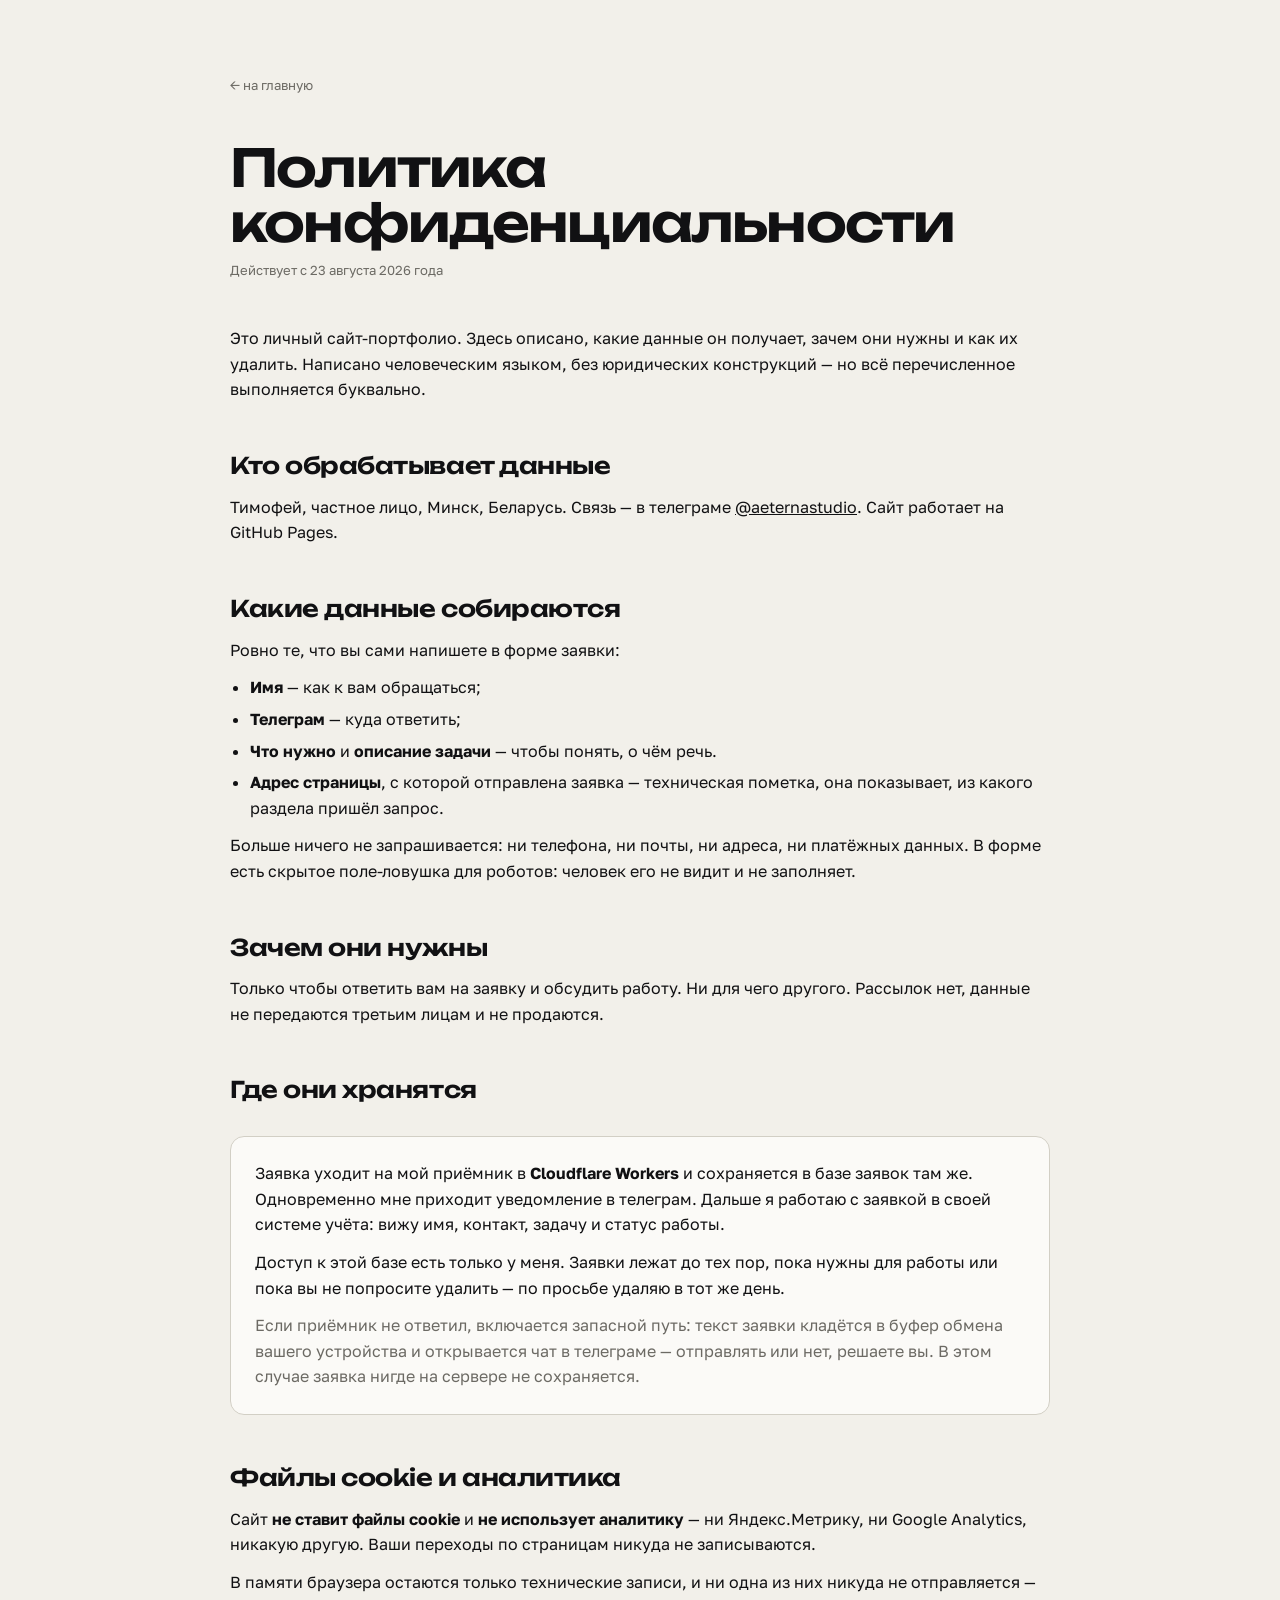
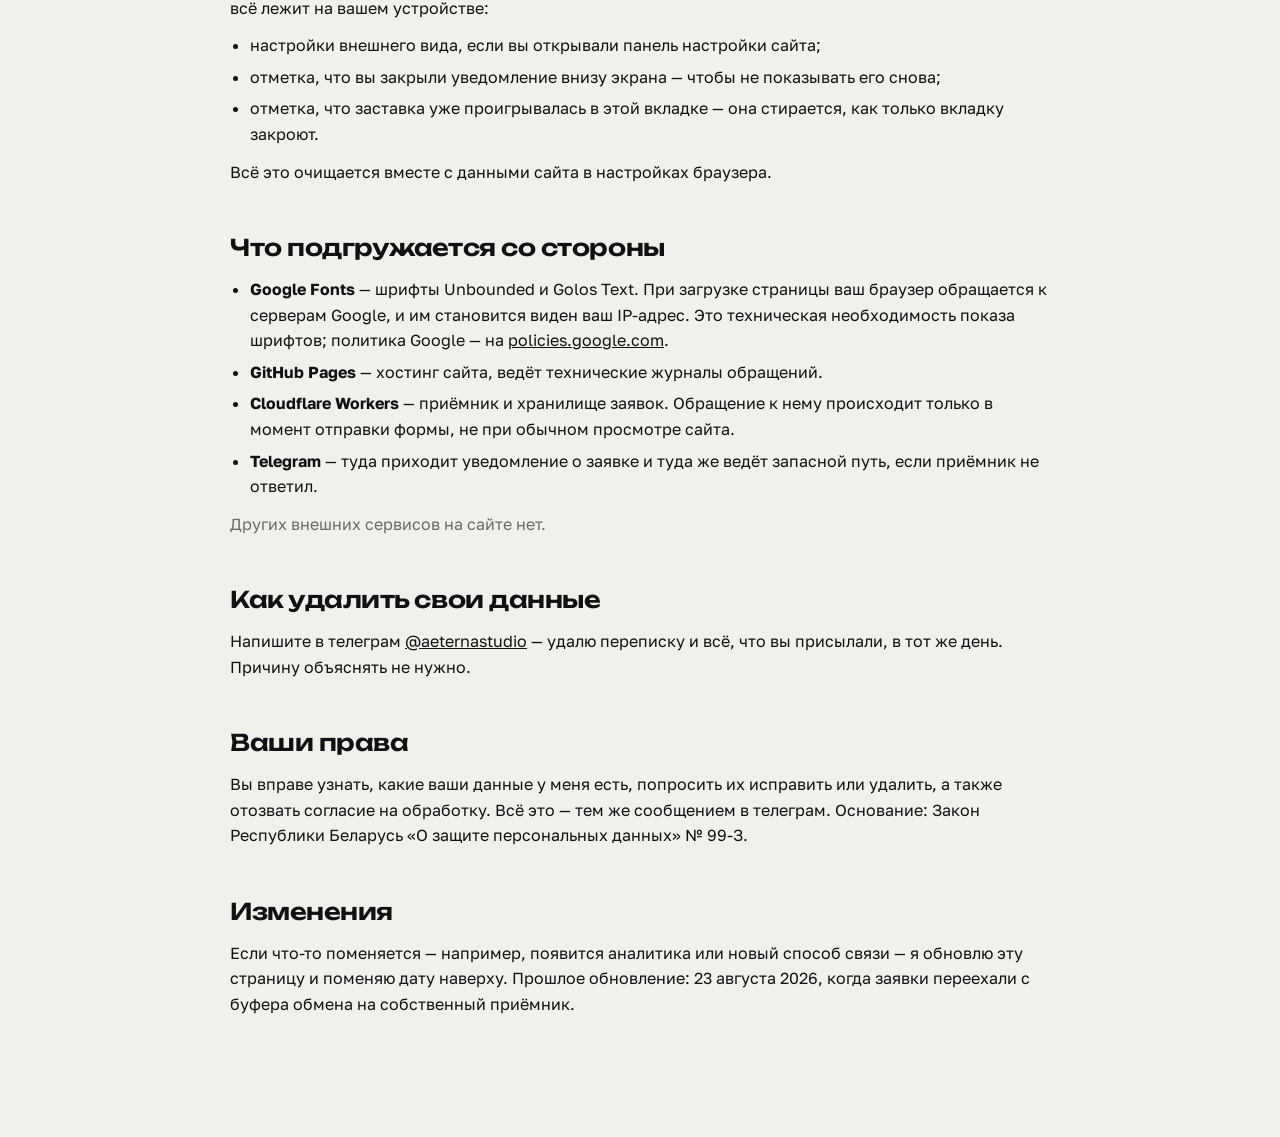
<file: privacy.html>
<!doctype html>
<html lang="ru">
<head>
<meta charset="utf-8">
<meta name="viewport" content="width=device-width, initial-scale=1">
<title>Политика конфиденциальности — AETERNA</title>
<meta name="description" content="Какие данные собирает сайт AETERNA, зачем и как их удалить.">
<meta name="robots" content="index, follow">
<meta name="referrer" content="strict-origin-when-cross-origin">
<meta name="theme-color" content="#f2f0ea">
<link rel="preconnect" href="https://fonts.googleapis.com">
<link rel="preconnect" href="https://fonts.gstatic.com" crossorigin>
<link rel="stylesheet"
      href="https://fonts.googleapis.com/css2?family=Unbounded:wght@400;600;800&family=Golos+Text:wght@400;500;600&display=swap">
<style>
:root{
  --bg:#f2f0ea; --ink:#111113; --dim:#6c6a64; --line:#d2cfc5;
  --fh:'Unbounded',sans-serif; --fb:'Golos Text',sans-serif;
  --pad:max(clamp(18px,3.4vw,54px), calc((100% - 820px) / 2));
}
*{ box-sizing:border-box; }
body{ margin:0; background:var(--bg); color:var(--ink); font-family:var(--fb);
  line-height:1.6; padding:clamp(40px,8vh,90px) var(--pad) clamp(70px,12vh,140px); }
a{ color:var(--ink); }
.back{ display:inline-flex; align-items:center; gap:8px; font-size:.82rem; color:var(--dim);
  text-decoration:none; margin-bottom:clamp(28px,5vh,54px); transition:color .3s ease; }
.back:hover{ color:var(--ink); }
/* «конфиденциальности» — одно длинное слово: на узком экране оно не
   помещалось в строку и вылезало ЗА рамку текстом, а не блоком, поэтому
   обычная проверка границ его не замечала — страница просто ехала вбок
   на 16px. Нижний предел кегля снижен, и слову разрешён перенос. */
h1{ font-family:var(--fh); font-weight:600; letter-spacing:-.035em; line-height:1.05;
  font-size:clamp(25px,5vw,52px); margin:0 0 10px;
  overflow-wrap:break-word; hyphens:auto; }
.upd{ color:var(--dim); font-size:.82rem; margin:0 0 clamp(30px,5vh,52px); }
h2{ font-family:var(--fh); font-weight:600; letter-spacing:-.02em;
  font-size:clamp(17px,2.2vw,23px); margin:clamp(30px,5vh,46px) 0 10px; }
p, li{ font-size:clamp(14.5px,1.5vw,16px); color:var(--ink); }
p{ margin:0 0 12px; }
ul{ margin:0 0 12px; padding-left:20px; }
li{ margin-bottom:6px; }
.dim{ color:var(--dim); }
.box{ border:1px solid var(--line); border-radius:14px; padding:clamp(16px,2.5vw,24px);
  margin:clamp(20px,3vh,30px) 0; background:#fbfaf7; }
.box p:last-child{ margin-bottom:0; }
</style>
</head>
<body>

<a class="back" href="/">← на главную</a>

<h1>Политика конфиденциальности</h1>
<p class="upd">Действует с 23 августа 2026 года</p>

<p>
  Это личный сайт-портфолио. Здесь описано, какие данные он получает, зачем они нужны
  и как их удалить. Написано человеческим языком, без юридических конструкций —
  но всё перечисленное выполняется буквально.
</p>

<h2>Кто обрабатывает данные</h2>
<p>
  Тимофей, частное лицо, Минск, Беларусь. Связь — в телеграме
  <a href="https://t.me/aeternastudio" target="_blank" rel="noopener">@aeternastudio</a>.
  Сайт работает на GitHub Pages.
</p>

<h2>Какие данные собираются</h2>
<p>Ровно те, что вы сами напишете в форме заявки:</p>
<ul>
  <li><b>Имя</b> — как к вам обращаться;</li>
  <li><b>Телеграм</b> — куда ответить;</li>
  <li><b>Что нужно</b> и <b>описание задачи</b> — чтобы понять, о чём речь.</li>
  <li><b>Адрес страницы</b>, с которой отправлена заявка — техническая пометка,
      она показывает, из какого раздела пришёл запрос.</li>
</ul>
<p>
  Больше ничего не запрашивается: ни телефона, ни почты, ни адреса, ни платёжных данных.
  В форме есть скрытое поле-ловушка для роботов: человек его не видит и не заполняет.
</p>

<h2>Зачем они нужны</h2>
<p>
  Только чтобы ответить вам на заявку и обсудить работу. Ни для чего другого.
  Рассылок нет, данные не передаются третьим лицам и не продаются.
</p>

<h2>Где они хранятся</h2>
<div class="box">
  <p>
    Заявка уходит на мой приёмник в <b>Cloudflare Workers</b> и сохраняется в базе
    заявок там же. Одновременно мне приходит уведомление в телеграм. Дальше я работаю
    с заявкой в своей системе учёта: вижу имя, контакт, задачу и статус работы.
  </p>
  <p>
    Доступ к этой базе есть только у меня. Заявки лежат до тех пор, пока нужны для
    работы или пока вы не попросите удалить — по просьбе удаляю в тот же день.
  </p>
  <p class="dim">
    Если приёмник не ответил, включается запасной путь: текст заявки кладётся в буфер
    обмена вашего устройства и открывается чат в телеграме — отправлять или нет,
    решаете вы. В этом случае заявка нигде на сервере не сохраняется.
  </p>
</div>

<h2>Файлы cookie и аналитика</h2>
<p>
  Сайт <b>не ставит файлы cookie</b> и <b>не использует аналитику</b> —
  ни Яндекс.Метрику, ни Google Analytics, никакую другую. Ваши переходы по страницам
  никуда не записываются.
</p>
<p>
  В памяти браузера остаются только технические записи, и ни одна из них никуда
  не отправляется — всё лежит на вашем устройстве:
</p>
<ul>
  <li>настройки внешнего вида, если вы открывали панель настройки сайта;</li>
  <li>отметка, что вы закрыли уведомление внизу экрана — чтобы не показывать его снова;</li>
  <li>отметка, что заставка уже проигрывалась в этой вкладке — она стирается,
      как только вкладку закроют.</li>
</ul>
<p>
  Всё это очищается вместе с данными сайта в настройках браузера.
</p>

<h2>Что подгружается со стороны</h2>
<ul>
  <li>
    <b>Google Fonts</b> — шрифты Unbounded и Golos Text.
    При загрузке страницы ваш браузер обращается к серверам Google, и им становится
    виден ваш IP-адрес. Это техническая необходимость показа шрифтов;
    политика Google — на
    <a href="https://policies.google.com/privacy" target="_blank" rel="noopener">policies.google.com</a>.
  </li>
  <li>
    <b>GitHub Pages</b> — хостинг сайта, ведёт технические журналы обращений.
  </li>
  <li>
    <b>Cloudflare Workers</b> — приёмник и хранилище заявок. Обращение к нему
    происходит только в момент отправки формы, не при обычном просмотре сайта.
  </li>
  <li>
    <b>Telegram</b> — туда приходит уведомление о заявке и туда же ведёт запасной путь,
    если приёмник не ответил.
  </li>
</ul>
<p class="dim">Других внешних сервисов на сайте нет.</p>

<h2>Как удалить свои данные</h2>
<p>
  Напишите в телеграм <a href="https://t.me/aeternastudio" target="_blank" rel="noopener">@aeternastudio</a> —
  удалю переписку и всё, что вы присылали, в тот же день. Причину объяснять не нужно.
</p>

<h2>Ваши права</h2>
<p>
  Вы вправе узнать, какие ваши данные у меня есть, попросить их исправить или удалить,
  а также отозвать согласие на обработку. Всё это — тем же сообщением в телеграм.
  Основание: Закон Республики Беларусь «О защите персональных данных» № 99-З.
</p>

<h2>Изменения</h2>
<p>
  Если что-то поменяется — например, появится аналитика или новый способ связи —
  я обновлю эту страницу и поменяю дату наверху. Прошлое обновление: 23 августа 2026,
  когда заявки переехали с буфера обмена на собственный приёмник.
</p>

</body>
</html>
</file>
<file: styles.min.css>
:root{--bg:#f2f0ea;--ink:#111113;--dim:#6c6a64;--accent:#000000;--wire:#dbd7cc;--line:#d2cfc5;--paper:#fbfaf7;--paper-ink:#111113;--fh:"Unbounded", system-ui, sans-serif;--fb:"Onest", system-ui, sans-serif;--fm:ui-monospace, "SF Mono", "Cascadia Mono", Consolas, "Liberation Mono", monospace;--h1w:600;--h1size:9.1;--h1track:-.035;--h1lh:.92;--bodysize:1.05;--gridop:0;--cols:2;--maxw:1440px;--pad:max(clamp(18px, 3.4vw, 54px), calc((100% - var(--maxw)) / 2));--radius:12px;--curSize:9;--curRing:34}*{box-sizing:border-box}html,body{margin:0;padding:0}html{background:var(--bg)}body{background:var(--bg);color:var(--ink);font-family:var(--fb);font-size:calc(var(--bodysize) * 1rem);line-height:1.6;-webkit-font-smoothing:antialiased;overflow-x:hidden}body.is-cursor-custom,body.is-cursor-custom a,body.is-cursor-custom button{cursor:none}a{color:inherit;text-decoration:none}.top{position:fixed;inset:0 0 auto;z-index:40;display:flex;align-items:center;justify-content:space-between;gap:20px;padding:20px var(--pad);opacity:0;transform:translateY(-12px);transition:opacity .7s ease,transform .7s ease}.is-lit .top{opacity:1;transform:none}body.is-hidetop .top{opacity:0;transform:translateY(-110%);pointer-events:none}body.is-menu .top{opacity:1;transform:none;pointer-events:auto}.top__mark{font-family:var(--fh);font-weight:600;letter-spacing:.06em;font-size:.95rem}.top__right{display:flex;align-items:center;gap:22px}.top__place,.top__tg{font-size:.72rem;letter-spacing:.16em;text-transform:uppercase;color:var(--dim)}.top__place{padding-bottom:3px;border-bottom:1px solid transparent}.top__tg{display:inline-flex;align-items:center;gap:8px}.top__tgi{width:14px;height:14px;fill:currentColor;flex:none}@keyframes beat{0%{box-shadow:0 0 color-mix(in srgb,var(--accent) 45%,transparent)}70%{box-shadow:0 0 0 9px color-mix(in srgb,var(--accent) 0%,transparent)}to{box-shadow:0 0 color-mix(in srgb,var(--accent) 0%,transparent)}}.top__tg{position:relative;color:var(--ink)}.top__tg span{position:relative;padding-bottom:3px;border-bottom:1px solid color-mix(in srgb,var(--ink) 26%,transparent)}.top__tg span:after{content:"";position:absolute;left:0;right:0;bottom:-1px;height:1px;background:var(--ink);transform:scaleX(0);transform-origin:left;transition:transform .4s cubic-bezier(.22,1,.36,1)}.top__tg:hover span:after{transform:scaleX(1)}.top__tg[data-empty]{color:var(--dim)}.hero{position:relative;min-height:100svh;display:flex;flex-direction:column;padding:clamp(96px,12vh,150px) var(--pad) clamp(24px,4vh,44px);overflow:hidden}.hero__grid{position:absolute;inset:0;z-index:0;pointer-events:none;opacity:var(--gridop)}.hero__cols,.hero__rows{position:absolute;inset:0}.hero__cols i{position:absolute;top:0;bottom:0;width:1px;background:var(--line);transform:scaleY(var(--gin,0));transform-origin:top}.hero__rows i{position:absolute;left:0;right:0;height:1px;background:var(--line);transform:scaleX(var(--gin,0));transform-origin:left}.hero__cols i.is-key,.hero__rows i.is-key{background:var(--accent);opacity:.28}.bl{position:relative;--in:0;--rev:0}.bl__ph{position:absolute;inset:0;display:block;background:var(--wire);border-radius:var(--radius);transform:scaleX(var(--in));transform-origin:left center;clip-path:inset(0 0 0 calc(var(--rev) * 100%))}.bl__ph:after{content:"";position:absolute;inset:0;background:linear-gradient(90deg,transparent,color-mix(in srgb,var(--ink) 7%,transparent))}.bl__c{position:relative;display:block;clip-path:inset(0 calc((1 - var(--rev)) * 100%) 0 0)}.bl.is-done .bl__c{clip-path:none}.bl.is-done .bl__ph{display:none}.tile.is-done .tile__c{clip-path:none}.tile.is-done .tile__ph{display:none}.hero__inner{position:relative;z-index:2;flex:1;display:grid;grid-template-columns:minmax(0,1.15fr) minmax(0,.85fr);gap:clamp(24px,4vw,64px);align-items:center}.hero__left{display:flex;flex-direction:column;gap:clamp(14px,2.2vh,26px);align-items:flex-start}.bl--eyebrow{min-height:20px}.bl--eyebrow .bl__c{display:flex;align-items:center;gap:10px;font-size:.78rem;letter-spacing:.16em;text-transform:uppercase;color:var(--dim)}.dot{width:6px;height:6px;border-radius:50%;background:var(--accent);flex:none;box-shadow:0 0 5px 1px color-mix(in srgb,var(--accent) 55%,transparent)}.is-lit .dot{animation:pulse 2.4s ease-in-out infinite,glow 2.4s ease-in-out infinite}body.is-closed .meta__badge .dot,body.is-closed .ct__live{animation:none!important;background:var(--dim);box-shadow:none;opacity:.55}@keyframes pulse{0%,to{transform:scale(1);opacity:1}50%{transform:scale(1.5);opacity:.55}}@keyframes glow{0%,to{box-shadow:0 0 5px 1px color-mix(in srgb,var(--accent) 55%,transparent)}50%{box-shadow:0 0 10px 3px color-mix(in srgb,var(--accent) 70%,transparent)}}.hero__title{margin:0;display:flex;flex-direction:column;gap:6px;width:100%}.bl--h1 .bl__c{font-family:var(--fh);font-weight:var(--h1w);font-size:calc(var(--h1size) * 1vw);line-height:var(--h1lh);letter-spacing:calc(var(--h1track) * 1em);white-space:nowrap}.bl--h1{align-self:stretch}.bl--h2 .bl__c{font-family:var(--fh);font-weight:600;font-size:clamp(21px,3vw,44px);line-height:1.06;letter-spacing:-.03em;color:var(--ink)}.bl--h2 em{font-style:normal;color:var(--dim)}.eyebrow__place{display:none}.works__h:empty,.ct__h:empty,.svc__h:empty,.flow__h:empty,.works__h:has(.bl__c:empty),.ct__h:has(.bl__c:empty){display:none}.bl--meta .bl__c{display:flex;flex-wrap:wrap;align-items:center;gap:22px;font-size:.82rem;color:var(--dim)}.bl--meta b{font-family:var(--fh);color:var(--ink);font-weight:600}.meta__badge{display:none;align-items:center;gap:8px;padding:7px 14px;border-radius:999px;border:1px solid var(--line);font-size:.72rem;letter-spacing:.02em}.bl--art{width:100%}.bl--art .bl__c{display:block}.mac{--s-hi:#f4f4f6;--s-1:#dedee1;--s-2:#c9c9ce;--s-3:#aeaeb4;position:relative;border-radius:16px 16px 5px 5px;padding:10px 10px 13px;background:linear-gradient(178deg,var(--s-1) 0%,var(--s-2) 58%,var(--s-3) 100%);box-shadow:inset 0 1px 0 var(--s-hi),inset 1px 0 #fff9,inset -1px 0 #fff9,inset 0 -14px 18px -14px #00000059,0 1px #00000024}.mac__tag{position:absolute;top:-11px;right:14px;z-index:4;display:inline-flex;align-items:center;gap:7px;padding:6px 12px;border-radius:999px;background:var(--bg);border:1px solid var(--line);font-size:.66rem;letter-spacing:.06em;color:var(--dim);white-space:nowrap;box-shadow:0 6px 14px -8px color-mix(in srgb,var(--ink) 45%,transparent)}.mac__tag b{font-family:var(--fh);font-weight:600;color:var(--ink);letter-spacing:.02em}.mac__tag b [data-txt]{text-transform:capitalize}.mac__tag__v{display:inline-block}.mac__tag__of{color:var(--dim);font-weight:400}.mac__tag__v.is-swap{animation:tagSwap .5s ease}@keyframes tagSwap{0%{opacity:0;transform:translateY(3px)}to{opacity:1;transform:none}}.mac__tag .dot{animation:pulse 2.4s ease-in-out infinite,glow 2.4s ease-in-out infinite}.mac__tag--b{inset:auto auto -11px 14px}@media(max-width:900px){.mac__tag{top:-10px;right:10px;font-size:.6rem;padding:5px 10px}.mac__tag--b{inset:auto auto -10px 10px}}.is-nomac .mac__tag{top:-13px;right:16px}.is-nomac .mac__tag--b{inset:auto auto -13px 16px}.mac__hinge{height:4px;margin:0 7%;border-radius:0 0 3px 3px;background:linear-gradient(#b9b9bf,#d3d3d8)}.mac__base{position:relative;height:7px;margin:0 -3.2%;border-radius:0 0 9px 9px;background:linear-gradient(180deg,#ececee 0 1px,#cfcfd4 1px 55%,#a8a8ae)}.mac__base:after{content:"";position:absolute;top:0;left:50%;translate:-50% 0;width:13%;height:3px;border-radius:0 0 5px 5px;background:linear-gradient(#93939a,#b7b7bc)}.mac__sh{height:24px;margin:0 5%;background:radial-gradient(28% 60% at 50% 0%,rgba(0,0,0,.2),transparent 70%),radial-gradient(62% 100% at 50% 0%,rgba(0,0,0,.11),transparent 74%)}body:not(.is-nomac) .mac .shw{border-radius:6px;box-shadow:none;border-color:#0b0b0c}.mac__phone{position:absolute;right:clamp(-14px,-3%,-6px);bottom:clamp(-20px,-9%,-10px);z-index:4;width:clamp(64px,15vw,118px);border-radius:17%/8%;filter:drop-shadow(0 18px 24px rgba(0,0,0,.6));pointer-events:none;transform:translate3d(calc(var(--tx,0) * 15px),calc(var(--ty,0) * 15px),0) rotate(calc(var(--tx,0) * 2.2deg));transition:transform .9s cubic-bezier(.22,1,.36,1)}.mac.is-live .mac__phone{transition:transform .16s ease-out}@media(hover:none){.mac{animation:macFloat 7s ease-in-out infinite}.mac__phone{animation:phFloat 7s ease-in-out infinite}@keyframes macFloat{0%,to{transform:translateZ(0)}50%{transform:translate3d(0,-7px,0)}}@keyframes phFloat{0%,to{transform:translateZ(0) rotate(0)}50%{transform:translate3d(0,6px,0) rotate(-1.4deg)}}}@media(prefers-reduced-motion:reduce){.mac__phone{transform:none;transition:none;animation:none}.mac{animation:none}}.mac__phone__scr{position:relative;aspect-ratio:9/19.5;border-radius:17%/8%;overflow:hidden;background:#000;box-shadow:0 0 0 1.5px #1b1b1f,0 0 0 2.5px #6e6e78,0 0 0 4px #131316}.mac__phone__img{width:100%;height:100%;object-fit:cover;object-position:top;display:block}.mac__phone__isl{position:absolute;top:3.4%;left:50%;translate:-50% 0;width:25%;aspect-ratio:2.9/1;border-radius:999px;background:#000;z-index:2}.is-nomac .mac{padding:0;background:none;box-shadow:none}.is-nomac .mac__hinge,.is-nomac .mac__base,.is-nomac .mac__sh{display:none}.mac{will-change:transform;transform:translate3d(calc(var(--tx,0) * 22px),calc(var(--ty,0) * 22px),0);transition:transform .9s cubic-bezier(.22,1,.36,1)}.mac.is-live{transition:transform .16s ease-out}.shw{position:relative;display:flex;flex-direction:column;border-radius:16px;overflow:hidden;background:var(--bg);border:1px solid var(--line);box-shadow:0 26px 60px -34px color-mix(in srgb,var(--ink) 55%,transparent);transition:box-shadow .9s cubic-bezier(.22,1,.36,1);-webkit-mask-image:-webkit-radial-gradient(#000,#000)}.mac.is-live .shw{transition:box-shadow .3s ease;box-shadow:0 40px 80px -38px color-mix(in srgb,var(--ink) 62%,transparent)}.shw__bar{flex:none;height:30px;display:flex;align-items:center;gap:6px;padding:0 12px;background:color-mix(in srgb,var(--wire) 55%,var(--bg));border-bottom:1px solid var(--line)}.shw__bar i{width:9px;height:9px;border-radius:50%;flex:none;box-shadow:inset 0 0 0 .5px color-mix(in srgb,var(--ink) 16%,transparent)}.shw__bar i:nth-child(1){background:#ff5f57}.shw__bar i:nth-child(2){background:#febc2e}.shw__bar i:nth-child(3){background:#28c840}.shw__url{margin-left:8px;flex:1;height:14px;border-radius:999px;background:color-mix(in srgb,var(--line) 55%,var(--bg))}.shw__view{position:relative;aspect-ratio:16/10;background:var(--wire);overflow:hidden;-webkit-mask-image:-webkit-radial-gradient(#000,#000)}.shw__p{position:absolute;inset:0;opacity:0;filter:blur(22px);transform:scale(.94);transition:opacity .6s ease,filter .8s ease,transform .9s cubic-bezier(.22,1,.36,1)}.shw__p.is-on{opacity:1;filter:blur(0);transform:none;z-index:2}.shw__p.is-out{opacity:1;z-index:1}.shw__img{position:absolute;inset:0;width:100%;height:100%;object-fit:cover;object-position:top}.shw__p[data-k=dark]{background:#16161a}.shw__p[data-k=noir]{background:#1d2124}.shw__p[data-k=amber]{background:#141210}.shw__p[data-k=rose]{background:#f3e7e4}.shw__p[data-k=acid]{background:#101012}.shw__p[data-k=bloom]{background:#f2ede2}.shw__foot{flex:none;display:grid;grid-template-columns:minmax(0,1fr) auto;align-items:center;gap:4px 14px;padding:11px 14px 12px;border-top:1px solid var(--line)}.shw__foot{padding-bottom:22px}@media(max-width:560px){.shw__foot{padding-bottom:24px}}.shw__n{grid-column:1;font-family:var(--fh);font-weight:600;font-size:.9rem;letter-spacing:-.02em;overflow:hidden;text-overflow:ellipsis;white-space:nowrap}.shw__d{grid-column:1;grid-row:2;font-size:.74rem;color:var(--dim);overflow:hidden;text-overflow:ellipsis;white-space:nowrap}.shw__dots{grid-column:2;grid-row:1 / span 2;display:flex;gap:6px}.shw__dots button{width:7px;height:7px;padding:0;border:0;border-radius:50%;background:var(--line);cursor:pointer;transition:background .3s ease,transform .35s cubic-bezier(.22,1,.36,1)}.shw__dots button.is-on{background:var(--ink);transform:scale(1.35)}.shw__dots button:hover{background:var(--dim)}@media(max-width:900px){.shw__view{aspect-ratio:16/9}}@media(prefers-reduced-motion:reduce){.shw__p{transition:opacity .2s linear;transform:none;filter:none}.shw{transition:none}}.hero__right{position:relative}.tiles{display:grid;grid-template-columns:repeat(3,1fr);gap:8px}.tile{position:relative;aspect-ratio:4/3;overflow:hidden;border-radius:var(--radius);--in:0;--rev:0}.tile__ph{position:absolute;inset:0;background:var(--wire);transform:scale(var(--in));transform-origin:center}.tile__c{position:absolute;inset:0;display:flex;flex-direction:column;justify-content:flex-end;gap:5px;padding:9px;background:var(--wire);clip-path:inset(calc((1 - var(--rev)) * 100%) 0 0 0);transition:transform .5s cubic-bezier(.22,1,.36,1)}.tile__bar{height:4px;border-radius:2px;background:var(--line)}.tile__bar--a{background:var(--accent);opacity:.85}.tile__n{font-size:.62rem;letter-spacing:.1em;text-transform:uppercase;color:color-mix(in srgb,var(--ink) 78%,var(--wire))}.tile:hover .tile__c{transform:scale(1.04)}.tile:hover .tile__n{color:var(--ink)}.hero__foot{position:relative;z-index:2;margin-top:auto;padding-top:22px}.bl--foot .bl__c{display:grid;grid-template-columns:1fr auto 1fr;align-items:center;font-size:.72rem;letter-spacing:.12em;text-transform:uppercase;color:var(--dim)}.bl--foot .hero__stage{justify-self:end}.hbtn--menu{justify-self:center}.hero__scroll{display:inline-flex;align-items:center;gap:9px}.hero__scroll i{width:26px;height:1px;background:var(--dim);position:relative;overflow:hidden}.is-lit .hero__scroll i:after{content:"";position:absolute;inset:0;background:var(--accent);animation:run 1.9s cubic-bezier(.76,0,.24,1) infinite}@keyframes run{0%{transform:translate(-100%)}60%,to{transform:translate(100%)}}.hero__stage{font-family:var(--fb);color:var(--accent)}.hbtn{position:relative;display:inline-flex;align-items:center;justify-content:center;gap:.6em;min-width:calc(var(--btnMinW, 12.5) * 1em);padding:calc(var(--btnPadY, 16) * 1px) calc(var(--btnPadX, 34) * 1px);border:calc(var(--btnBw, 1) * 1px) solid var(--ink);border-radius:calc(var(--btnR, 999) * 1px);background:var(--bg);color:var(--ink);font:inherit;font-size:calc(var(--btnFs, .78) * 1rem);letter-spacing:calc(var(--btnTrack, .14) * 1em);overflow:hidden;cursor:pointer;-webkit-tap-highlight-color:transparent;transition:min-width var(--btnSpeed, .45s) cubic-bezier(.76,0,.24,1),padding var(--btnSpeed, .45s) cubic-bezier(.76,0,.24,1)}[data-btn=wide] .hbtn{text-transform:uppercase}body.is-btn-lower .hbtn{text-transform:none}.hbtn--quiet{border-color:transparent;color:var(--dim);min-width:0}.hbtn--quiet:hover{color:var(--bg)}.hbtn--menu{min-width:0;padding:9px 22px;font-size:.72rem}[data-btn=wide] .hbtn--menu{padding:9px 22px;font-size:.72rem}.hbtn--quiet .hbtn__dot,.hbtn--menu .hbtn__dot{position:absolute;left:50%;top:50%;margin:-4px 0 0 -4px;opacity:0;transition:transform .55s cubic-bezier(.76,0,.24,1),opacity .18s ease}.hbtn--quiet:hover .hbtn__dot,.hbtn--quiet:focus-visible .hbtn__dot,.hbtn--menu:hover .hbtn__dot,.hbtn--menu:focus-visible .hbtn__dot{opacity:1}.hbtn__dot{width:calc(var(--btnDot, 8) * 1px);height:calc(var(--btnDot, 8) * 1px);flex:none;border-radius:50%;background:var(--ink);transition:transform var(--btnFill, .55s) cubic-bezier(.76,0,.24,1)}.hbtn__label{transition:transform .5s cubic-bezier(.76,0,.24,1),opacity .35s ease}.hbtn__over{position:absolute;inset:0;display:flex;align-items:center;justify-content:center;color:var(--bg);transform:translate(-4rem);opacity:0;transition:transform .5s cubic-bezier(.76,0,.24,1),opacity .35s ease}.hbtn__st{display:none;align-items:center;gap:.55em;white-space:nowrap}.hbtn__st svg{width:1em;height:1em;flex:none}.hbtn:hover .hbtn__dot,.hbtn:focus-visible .hbtn__dot,.hbtn:not([data-state=idle]) .hbtn__dot{transform:scale(46)}.hbtn:hover .hbtn__label,.hbtn:focus-visible .hbtn__label,.hbtn:not([data-state=idle]) .hbtn__label{transform:translate(5rem);opacity:0}.hbtn:hover .hbtn__over,.hbtn:focus-visible .hbtn__over,.hbtn:not([data-state=idle]) .hbtn__over{transform:none;opacity:1}.hbtn[data-state=idle] .hbtn__st--idle,.hbtn[data-state=loading] .hbtn__st--load,.hbtn[data-state=success] .hbtn__st--done{display:inline-flex}.hbtn[data-state=loading]{min-width:9em;padding-left:14px;padding-right:14px}.hbtn__spin{width:1em;height:1em;flex:none;border-radius:50%;border:2px solid color-mix(in srgb,var(--bg) 35%,transparent);border-top-color:var(--bg);animation:hspin .7s linear infinite}@keyframes hspin{to{transform:rotate(360deg)}}[data-btn=line] .hbtn{min-width:0;padding:10px 2px 12px;border:0;border-radius:0;background:transparent;text-transform:uppercase;font-size:.78rem;letter-spacing:.14em}[data-btn=line] .hbtn__dot{display:none}[data-btn=line] .hbtn:after{content:"";position:absolute;left:0;right:0;bottom:0;height:1px;background:var(--ink);transform:scaleX(0);transform-origin:center;transition:transform .45s cubic-bezier(.22,1,.36,1)}[data-btn=line] .hbtn:hover:after,[data-btn=line] .hbtn:focus-visible:after,[data-btn=line] .hbtn:not([data-state=idle]):after{transform:scaleX(1)}[data-btn=line] .hbtn:hover .hbtn__label,[data-btn=line] .hbtn:focus-visible .hbtn__label{transform:none;opacity:1}[data-btn=line] .hbtn:not([data-state=idle]) .hbtn__label{opacity:0}[data-btn=line] .hbtn__over{color:var(--ink);background:var(--bg);transform:none}[data-btn=line] .hbtn[data-state=idle] .hbtn__over{opacity:0}[data-btn=line] .hbtn__spin{border-color:color-mix(in srgb,var(--ink) 28%,transparent);border-top-color:var(--ink)}@media(prefers-reduced-motion:reduce){.hbtn__dot,.hbtn__label,.hbtn__over{transition:none}}.hero__foot{z-index:80}.hbtn__slot{display:block;justify-self:center}.hbtn--float{position:fixed;left:0;top:0;margin:0;z-index:85;transform:translate3d(var(--fx,0px),var(--fy,0px),0);will-change:transform}@media(prefers-reduced-motion:reduce){.hbtn--float{transition:none}}.menu{position:fixed;inset:0;z-index:60;background:var(--bg);clip-path:inset(100% 0 0 0);pointer-events:none;transition:clip-path .85s cubic-bezier(.76,0,.24,1)}body.is-menu .menu{clip-path:inset(0 0 0 0);pointer-events:auto}.menu__inner{height:100%;display:grid;grid-template-columns:minmax(0,1fr) auto;gap:clamp(24px,5vw,80px);align-items:center;padding:clamp(90px,13vh,150px) var(--pad) clamp(80px,11vh,120px)}.menu__list{list-style:none;margin:0;padding:0}.menu__list li{overflow:hidden}.menu__list a{display:block;position:relative;width:max-content;font-family:var(--fh);font-weight:var(--h1w);font-size:clamp(26px,4.9vw,74px);line-height:1.04;letter-spacing:calc(var(--h1track) * 1em);transform:translateY(108%);transition:transform .75s cubic-bezier(.22,1,.36,1),color .3s ease;transition-delay:calc(var(--i) * 65ms)}body.is-menu .menu__list a{transform:none}.menu__list a:after{content:"";position:absolute;left:0;right:0;bottom:.08em;height:2px;background:var(--accent);transform:scaleX(0);transform-origin:right;transition:transform .5s cubic-bezier(.22,1,.36,1)}.menu__list a:hover:after{transform:scaleX(1);transform-origin:left}.menu__side{display:flex;flex-direction:column;gap:20px;align-items:flex-start;opacity:0;transform:translateY(16px);transition:opacity .6s ease .4s,transform .6s ease .4s}body.is-menu .menu__side{opacity:1;transform:none}.menu__meta{display:flex;flex-direction:column;gap:6px;font-size:.72rem;letter-spacing:.14em;text-transform:uppercase;color:var(--dim)}.menu__meta a:hover{color:var(--accent)}.menu__tg{display:inline-flex;align-items:center;gap:8px}.menu__tgi{width:14px;height:14px;fill:currentColor;flex:none}.menu__tg span{position:relative;padding-bottom:3px;border-bottom:1px solid color-mix(in srgb,currentColor 32%,transparent)}.menu__tg span:after{content:"";position:absolute;left:0;right:0;bottom:-1px;height:1px;background:currentColor;transform:scaleX(0);transform-origin:left;transition:transform .4s cubic-bezier(.22,1,.36,1)}.menu__tg:hover span:after{transform:scaleX(1)}.lamp{position:fixed;inset:0;z-index:35;pointer-events:none;background:radial-gradient(var(--lampR,420px) var(--lampR,420px) at var(--gx,50vw) var(--gy,50vh),color-mix(in srgb,var(--ink) 11%,transparent) 0,color-mix(in srgb,var(--ink) 6%,transparent) 38%,color-mix(in srgb,var(--ink) 2%,transparent) 62%,transparent 78%);opacity:0;transition:opacity .6s ease}body.is-lamp .lamp{opacity:1}.glow{position:absolute;inset:0;z-index:1;pointer-events:none;border-radius:inherit;background:radial-gradient(42% 54% at var(--mx,50%) var(--my,50%),color-mix(in srgb,var(--ink) 12%,transparent) 0,color-mix(in srgb,var(--ink) 4%,transparent) 46%,transparent 74%);opacity:0;transition:opacity .4s ease}.is-glow>.glow{opacity:1}.adv__c,.fmt,.wchip,.stk__i{position:relative}@media(prefers-reduced-motion:reduce){.lamp{display:none}.glow{transition:none}}.cursor{position:fixed;inset:0;z-index:90;pointer-events:none;display:none}body.is-cursor-custom .cursor{display:block}.cursor>*{position:absolute;top:0;left:0;opacity:0}.cursor__cross{inset:0;width:100%;height:100%}.cursor__cx,.cursor__cy{position:absolute;background:var(--accent);opacity:.34}.cursor__cx{left:0;right:0;height:1px;transform:translateY(var(--my,0))}.cursor__cy{top:0;bottom:0;width:1px;transform:translate(var(--mx,0))}.cursor__dot{width:calc(var(--curSize) * 1px);height:calc(var(--curSize) * 1px);margin:calc(var(--curSize) * -.5px) 0 0 calc(var(--curSize) * -.5px);border-radius:50%;background:var(--accent);transform:translate(var(--mx,0),var(--my,0))}.cursor__ring{width:var(--rw, 34px);height:var(--rh, 34px);margin-top:calc(var(--rh, 34px) / -2);margin-left:calc(var(--rw, 34px) / -2);border:1px solid var(--accent);border-radius:999px;transform:translate(var(--rx,0),var(--ry,0));transition:width .3s cubic-bezier(.22,1,.36,1),height .3s cubic-bezier(.22,1,.36,1),border-radius .3s ease,opacity .2s ease}.cursor__frame{width:38px;height:38px;margin:-19px 0 0 -19px;transform:translate(var(--rx,0),var(--ry,0)) scale(var(--rs,1))}.cursor__frame i{position:absolute;width:9px;height:9px;border:1px solid var(--accent)}.cursor__frame i:nth-child(1){top:0;left:0;border-right:0;border-bottom:0}.cursor__frame i:nth-child(2){top:0;right:0;border-left:0;border-bottom:0}.cursor__frame i:nth-child(3){bottom:0;left:0;border-right:0;border-top:0}.cursor__frame i:nth-child(4){bottom:0;right:0;border-left:0;border-top:0}.cursor__lens{width:120px;height:120px;margin:-60px 0 0 -60px;border-radius:50%;background:var(--ink);mix-blend-mode:difference;transform:translate(var(--rx,0),var(--ry,0)) scale(var(--rs,1))}.cursor__read{margin:14px 0 0 14px;display:flex;gap:8px;font-family:var(--fb);font-size:10px;letter-spacing:.1em;color:var(--accent);transform:translate(var(--mx,0),var(--my,0))}[data-cursor=crosshair] .cursor__cross,[data-cursor=crosshair] .cursor__dot,[data-cursor=ruler] .cursor__cross,[data-cursor=ruler] .cursor__read,[data-cursor=ruler] .cursor__dot,[data-cursor=dot] .cursor__dot,[data-cursor=dot] .cursor__ring,[data-cursor=frame] .cursor__dot,[data-cursor=frame] .cursor__frame,[data-cursor=lens] .cursor__lens,[data-cursor=minimal] .cursor__dot{opacity:1}@media(max-width:900px){.hero__inner{grid-template-columns:1fr;align-items:start;gap:26px}.bl--h1 .bl__c{font-size:clamp(38px,13vw,92px);white-space:normal}.top__place{display:none}.eyebrow__place{display:inline}.meta__stat{display:none}.meta__badge{display:inline-flex}.shw__n{font-size:1rem}.shw__d{font-size:.82rem}.menu__inner{grid-template-columns:1fr;align-content:center;gap:28px}.menu__list a{font-size:clamp(22px,8.4vw,44px)}.tiles{grid-template-columns:repeat(3,1fr)}body.is-cursor-custom{cursor:auto}.cursor{display:none!important}}@media(prefers-reduced-motion:reduce){*{animation-duration:.01ms!important;transition-duration:.01ms!important}}.works{position:relative;padding:clamp(80px,12vh,150px) var(--pad) clamp(70px,10vh,120px);border-top:1px solid var(--line)}.works__head{display:flex;flex-direction:column;gap:12px;align-items:center;text-align:center;margin-bottom:clamp(28px,5vh,52px)}.works__h{align-self:auto}.bl--h2b{align-self:stretch}.bl--h2b .bl__c{margin:0;font-family:var(--fh);font-weight:var(--h1w);font-size:clamp(26px,4.2vw,58px);line-height:1.04;letter-spacing:calc(var(--h1track) * 1em)}.works__lead{max-width:52ch}.works__lead .bl__c{margin:0;color:var(--dim)}.wfilter{display:flex;flex-wrap:wrap;justify-content:center;gap:10px;margin-bottom:clamp(24px,4vh,36px)}.wchip{display:flex;align-items:center;gap:10px;border:1px solid var(--line);border-radius:14px;padding:14px 20px;background:var(--wire);color:var(--dim);cursor:pointer;font:inherit;font-size:.72rem;letter-spacing:.1em;text-transform:uppercase;transition:border-color .3s ease,background .3s ease,color .3s ease}.wchip b{font-weight:400;opacity:.5}.wchip:hover{border-color:var(--ink);color:var(--ink)}.wchip.is-on{background:var(--ink);border-color:var(--ink);color:var(--bg)}.wchip.is-on b{opacity:.6}.wgrid{display:grid;grid-template-columns:repeat(2,minmax(0,1fr));gap:24px}.wcard{position:relative;aspect-ratio:16/9;border-radius:18px;overflow:hidden;border:1px solid var(--line);background:var(--wire);display:flex;align-items:flex-end;padding:20px;cursor:default}.wcard.is-open-able{cursor:pointer}.wcard[hidden]{display:none}.wcard__shot{position:absolute;inset:0;z-index:0;width:100%;height:100%;object-fit:cover;object-position:top}.wcard__empty{position:absolute;inset:0;z-index:0;display:flex;align-items:center;justify-content:center;padding:0 20px;background-image:linear-gradient(to right,color-mix(in srgb,var(--ink) 6%,transparent) 1px,transparent 1px),linear-gradient(to bottom,color-mix(in srgb,var(--ink) 6%,transparent) 1px,transparent 1px);background-size:26px 26px;font-size:.6rem;letter-spacing:.1em;text-transform:uppercase;color:var(--dim);text-align:center}.wcard__shade{position:absolute;inset:0;z-index:1;background:linear-gradient(to top,color-mix(in srgb,var(--ink) 88%,transparent),color-mix(in srgb,var(--ink) 10%,transparent) 60%,transparent)}.wcard__badge{position:absolute;top:14px;left:14px;z-index:2;font-family:var(--fb);font-size:.58rem;letter-spacing:.1em;text-transform:uppercase;color:var(--bg);border:1px solid color-mix(in srgb,var(--bg) 35%,transparent);background:color-mix(in srgb,var(--ink) 55%,transparent);border-radius:100px;padding:5px 10px}.wcard:after{content:"";position:absolute;inset:0;z-index:1;pointer-events:none;background:linear-gradient(105deg,transparent 38%,color-mix(in srgb,#fff 42%,transparent) 50%,transparent 62%);transform:translate(-120%)}.wcard:hover:after{animation:wscan .85s cubic-bezier(.4,0,.2,1)}@keyframes wscan{to{transform:translate(120%)}}@media(hover:none){.works.is-in .wcard:after{animation:wscan 1s cubic-bezier(.4,0,.2,1) var(--d,0ms)}}.wcard__live{position:absolute;top:14px;right:14px;z-index:2;display:inline-flex;align-items:center;gap:7px;font-family:var(--fb);font-size:.58rem;letter-spacing:.1em;text-transform:uppercase;color:color-mix(in srgb,var(--bg) 72%,transparent);border:1px solid color-mix(in srgb,var(--bg) 22%,transparent);background:color-mix(in srgb,var(--ink) 55%,transparent);border-radius:100px;padding:5px 11px 5px 9px}.wcard__live .dot{background:color-mix(in srgb,var(--bg) 45%,transparent);box-shadow:none;animation:none!important}.wcard__live.is-live{color:var(--ink);background:var(--bg);border-color:var(--bg);font-weight:500}.wcard__live.is-live .dot{background:var(--accent)}.is-lit .wcard__live.is-live .dot{animation:pulse 2.4s ease-in-out infinite,glow 2.4s ease-in-out infinite!important}.wpanel{display:grid;grid-template-rows:0fr;transition:grid-template-rows .45s cubic-bezier(.22,1,.36,1)}.wrow.is-open .wpanel{grid-template-rows:1fr}.wpanel__in{overflow:hidden;visibility:hidden;transition:visibility 0s .45s}.wrow.is-open .wpanel__in{visibility:visible;transition-delay:0s}.wpanel__b{border:1px solid var(--line);border-top:0;border-radius:0 0 18px 18px;margin:-18px 0 0;padding:38px 20px 20px;background:var(--wire)}.wpanel__tags{display:flex;flex-wrap:wrap;gap:8px}.wpanel__tags span{border:1px solid var(--line);border-radius:100px;padding:4px 11px;font-size:.58rem;letter-spacing:.1em;text-transform:uppercase;color:var(--dim)}.wpanel__d{margin:12px 0 0;color:var(--dim);font-size:.84rem;line-height:1.5}.wpanel__note{margin:14px 0 0;color:var(--dim);font-size:.72rem;letter-spacing:.06em;text-transform:uppercase}.wpanel__go{display:inline-flex;align-items:center;gap:9px;margin-top:16px;border:1px solid var(--ink);border-radius:100px;padding:11px 18px;font-size:.72rem;letter-spacing:.08em;text-transform:uppercase;color:var(--ink);transition:background .3s ease,color .3s ease}.wpanel__go i{font-style:normal;transition:transform .3s cubic-bezier(.22,1,.36,1)}.wpanel__go:hover{background:var(--ink);color:var(--bg)}.wpanel__go:hover i{transform:translate(2px,-2px)}.wrow.is-open .wcard{border-radius:18px 18px 0 0}.wcard__meta{position:relative;z-index:2;color:var(--bg)}.wcard__meta .t{font-family:var(--fh);font-weight:600;font-size:clamp(14px,1.5vw,19px);line-height:1.1}.wcard__meta .s{font-size:.66rem;margin-top:6px;letter-spacing:.04em;color:color-mix(in srgb,var(--bg) 72%,transparent)}.wmore{display:flex;justify-content:center;margin-top:clamp(20px,3vh,32px)}.works .bl__ph{transform:scaleX(0);clip-path:inset(0 0 0 0)}.works .bl__c{clip-path:inset(0 100% 0 0)}.works.is-in .bl__ph{transform:scaleX(1);transition:transform .45s cubic-bezier(.76,0,.24,1) var(--d,0ms),clip-path .5s cubic-bezier(.76,0,.24,1) calc(var(--d,0ms) + .43s);clip-path:inset(0 0 0 100%)}.works.is-in .bl__c{clip-path:inset(0 0 0 0);transition:clip-path .5s cubic-bezier(.76,0,.24,1) calc(var(--d,0ms) + .43s)}@media(max-width:900px){.wgrid{grid-template-columns:1fr;gap:10px}.wcard{aspect-ratio:16/10;padding:16px}.wcard__badge,.wcard__live{font-size:11px;letter-spacing:.06em}.wcard__badge{top:12px;left:12px}.wcard__live{top:12px;right:12px}.wpanel__b{margin-inline:0;padding:34px 16px 16px}.wpanel__tags span{font-size:10.5px}}@media(max-width:359px){.wcard__badge{display:none}}@media(prefers-reduced-motion:reduce){.works .bl__ph{display:none}.works .bl__c{clip-path:none}}.svc{position:relative;border-top:1px solid var(--line);padding:clamp(58px,8vh,100px) var(--pad) clamp(40px,6vh,72px)}.svc__head{display:flex;flex-direction:column;gap:8px;align-items:flex-start;margin-bottom:clamp(18px,3vh,36px)}.svc__h{margin:0;font-family:var(--fh);font-weight:var(--h1w);font-size:clamp(23px,3.3vw,46px);line-height:1.04;letter-spacing:calc(var(--h1track) * 1em)}.svc__lead{margin:0;color:var(--dim);max-width:54ch}.eyebrow{display:block;font-size:.72rem;letter-spacing:.18em;text-transform:uppercase;color:var(--dim)}.svc__eyerow{display:flex;align-items:center;justify-content:space-between;gap:14px;width:100%}.cur{display:flex;gap:2px;flex:none;background:var(--wire);border:1px solid var(--line);border-radius:100px;padding:2px}.cur button{font:inherit;font-family:var(--fm);font-size:.68rem;letter-spacing:.04em;border:0;background:none;color:var(--dim);border-radius:100px;padding:5px 11px;cursor:pointer;transition:background .2s,color .2s}@media(pointer:coarse){.cur button{position:relative}.cur button:after{content:"";position:absolute;left:0;right:0;top:50%;height:44px;transform:translateY(-50%)}}.cur button.is-on{background:var(--ink);color:var(--bg)}body.is-curswap .li__p,body.is-curswap .ch__tv,body.is-curswap #chOff,body.is-curswap #chMonth{animation:curFade .5s ease}@keyframes curFade{0%{opacity:.25}to{opacity:1}}@media(prefers-reduced-motion:reduce){body.is-curswap .li__p,body.is-curswap .ch__tv,body.is-curswap #chOff,body.is-curswap #chMonth{animation:none}}[data-txt=worksEyebrow]{font-family:var(--fh);font-weight:600;font-size:clamp(26px,3.4vw,52px);line-height:1.02;letter-spacing:-.03em;color:var(--ink);text-transform:none}.works__head .bl--eyebrow .bl__c{font-size:inherit;letter-spacing:normal;text-transform:none}.wname__o{position:relative;display:inline-block;color:transparent;-webkit-text-stroke:.032em var(--ink)}.wname__o:before,.wname__o:after{content:attr(data-t);position:absolute;left:0;top:0;z-index:-1;color:transparent;-webkit-text-stroke:.026em var(--dim)}.wname__o:before{transform:translate(.055em,.055em);opacity:.5}.wname__o:after{transform:translate(.11em,.11em);opacity:.25}@supports not (-webkit-text-stroke:1px black){.wname__o{color:var(--ink)}.wname__o:before,.wname__o:after{display:none}}@keyframes rvIn{0%{opacity:0;transform:translateY(18px)}}.is-in .rv{animation:rvIn .7s cubic-bezier(.22,1,.36,1) var(--d,0ms) backwards}@media(prefers-reduced-motion:reduce){.is-in .rv{animation:none}}.svc__grid{display:grid;grid-template-columns:minmax(0,1fr) 352px;gap:clamp(18px,2.6vw,48px);align-items:start}@property --ang{syntax:"<angle>"; initial-value:0deg; inherits:false;}:root{--neon1:#000000;--neon2:#000000;--neon3:#000000;--neonw:1.6px;--neonSpin:3s;--neonGlow:0;--neonBlur:21px}.neon:not(.hbtn--float){position:relative}.neon:before{content:"";position:absolute;inset:0;z-index:2;pointer-events:none;border-radius:inherit;padding:var(--neonw);background:conic-gradient(from var(--ang),transparent 0 8%,var(--neon1) 20%,var(--neon2) 34%,transparent 46% 58%,var(--neon3) 72%,var(--neon1) 86%,transparent 96%);-webkit-mask:linear-gradient(#000 0 0) content-box,linear-gradient(#000 0 0);mask:linear-gradient(#000 0 0) content-box,linear-gradient(#000 0 0);-webkit-mask-composite:xor;mask-composite:exclude;opacity:0;transition:opacity .45s ease}.neon:after{content:"";position:absolute;inset:-2px;z-index:1;pointer-events:none;border-radius:inherit;background:conic-gradient(from var(--ang),transparent 0 8%,var(--neon1) 20%,var(--neon2) 34%,transparent 46% 58%,var(--neon3) 72%,var(--neon1) 86%,transparent 96%);filter:blur(var(--neonBlur));opacity:0;transition:opacity .45s ease}.neon:hover:before,.neon.is-on:before{opacity:1;animation:neonSpin var(--neonSpin) var(--neonDelay,0s) linear infinite}.neon:hover:after{opacity:var(--neonGlow);animation:neonSpin var(--neonSpin) var(--neonDelay,0s) linear infinite}.neon.is-on:after{opacity:calc(var(--neonGlow) * .65);animation:neonSpin var(--neonSpin) var(--neonDelay,0s) linear infinite}body.is-neon-always .fmt:before,body.is-neon-always .aopt:before,body.is-neon-always .hbtn.neon:before{opacity:1;animation:neonSpin var(--neonSpin) var(--neonDelay,0s) linear infinite}body.is-neon-always .fmt:after,body.is-neon-always .aopt:after,body.is-neon-always .hbtn.neon:after{opacity:calc(var(--neonGlow) * .6);animation:neonSpin var(--neonSpin) var(--neonDelay,0s) linear infinite}@keyframes neonSpin{to{--ang:360deg }}@media(prefers-reduced-motion:reduce){.neon:before,.neon:after{animation:none}}.svc__fmts{display:grid;gap:10px}.fgrp{position:relative;border:1px solid var(--line);border-radius:20px;background:var(--wire);padding:14px 14px 16px}.fgrp__k{display:flex;align-items:center;gap:10px;width:100%;padding:2px 0 10px;text-align:left;color:inherit;font:inherit;background:none;border:0;cursor:pointer}.fgrp__meta{margin-left:auto;margin-right:4px;font-family:var(--fm);font-size:.68rem;color:var(--dim);white-space:nowrap;transition:opacity .3s ease}.fgrp.is-open .fgrp__meta{opacity:0}.fgrp__body{display:grid;grid-template-rows:0fr;transition:grid-template-rows .5s cubic-bezier(.76,0,.24,1)}.fgrp.is-open .fgrp__body{grid-template-rows:1fr}.fgrp__in{overflow:hidden;min-height:0}.fgrp__row{padding-top:16px;margin-top:-4px}.fgrp .fmt{background:var(--bg)}.fgrp__row{display:grid;grid-template-columns:repeat(auto-fill,minmax(196px,1fr));gap:10px}.fgrp__why{margin:18px 0 0;padding-left:16px;border-left:2px solid var(--accent);color:var(--dim);font-size:.86rem;line-height:1.6;max-width:70ch}.fgrp__why b{display:block;color:var(--ink);font-family:var(--fh);font-weight:600;font-size:.9rem;letter-spacing:-.02em;margin-bottom:5px}.fmt{position:relative;text-align:left;display:flex;flex-direction:column;padding:18px 16px 16px;border:1px solid var(--line);border-radius:18px;background:var(--wire);color:inherit;font:inherit;cursor:pointer;transition:border-color .3s ease,background .3s ease,transform .35s cubic-bezier(.22,1,.36,1)}.fmt:hover{transform:translateY(-4px);border-color:var(--ink)}.fmt.is-on{border-color:var(--accent);background:var(--bg);box-shadow:0 0 0 1px var(--accent) inset}.fmt__mark{position:absolute;top:-9px;left:14px;z-index:3;font-size:.64rem;letter-spacing:.12em;text-transform:uppercase;font-weight:600;padding:3px 9px;border:0;border-radius:999px;background:var(--ink);color:var(--bg);white-space:nowrap;box-shadow:0 2px 10px -3px color-mix(in srgb,var(--ink) 45%,transparent)}.fmt__dot{width:13px;height:13px;border:1px solid var(--dim);border-radius:50%;display:grid;place-items:center;margin-bottom:12px;transition:border-color .25s}.fmt__dot:after{content:"";width:7px;height:7px;border-radius:50%;background:var(--accent);transform:scale(0);transition:transform .3s cubic-bezier(.22,1,.36,1)}.fmt.is-on .fmt__dot{border-color:var(--accent)}.fmt.is-on .fmt__dot:after{transform:scale(1)}.fmt__n{font-family:var(--fh);font-weight:600;font-size:clamp(15px,1.5vw,19px);letter-spacing:-.02em}.fmt__d{color:var(--dim);font-size:.8rem;margin-top:5px;flex:1;min-height:2.6em}.fmt__p{font-family:var(--fh);font-weight:600;font-size:clamp(19px,2.1vw,26px);letter-spacing:-.03em;margin-top:14px}.fmt__p small{font-size:.4em;font-weight:400;letter-spacing:.06em;color:var(--dim);margin-left:4px}.fmt__t{font-family:var(--fm);font-size:.72rem;color:var(--dim)}.svc__diff{margin-top:clamp(14px,2vh,22px);border-top:1px solid var(--line)}.diff__k{display:flex;align-items:center;padding:14px 2px;color:var(--ink);font-size:.8rem}.diff__t{min-width:0}.tgl{position:relative;flex:none;width:38px;height:20px;border-radius:999px;background:var(--line);transition:background .35s ease}.tgl:after{content:"";position:absolute;top:2px;left:2px;width:16px;height:16px;border-radius:50%;background:var(--bg);box-shadow:0 1px 3px color-mix(in srgb,var(--ink) 22%,transparent);transition:transform .4s cubic-bezier(.76,0,.24,1)}[aria-expanded=true] .tgl{background:var(--neon1)}[aria-expanded=true] .tgl:after{transform:translate(18px)}button:hover>.tgl:after{transform:translate(3px)}[aria-expanded=true] button:hover>.tgl:after,button[aria-expanded=true]:hover>.tgl:after{transform:translate(15px)}.is-in .diff__i{animation:diffIn .5s cubic-bezier(.22,1,.36,1) backwards}.is-in .diff__i:nth-child(2){animation-delay:.06s}.is-in .diff__i:nth-child(3){animation-delay:.12s}.is-in .diff__i:nth-child(4){animation-delay:.18s}.is-in .diff__i:nth-child(5){animation-delay:.24s}@keyframes diffIn{0%{opacity:0;transform:translateY(10px)}}@media(prefers-reduced-motion:reduce){.is-in .diff__i{animation:none}}.diff__in{min-width:0}.diff__i{padding:0 2px 14px;display:grid;grid-template-columns:minmax(120px,.32fr) minmax(0,1fr);gap:14px}.diff__i+.diff__i{border-top:1px dashed var(--line);padding-top:14px}.diff__n{font-family:var(--fh);font-weight:600;font-size:.9rem}.diff__d{color:var(--dim);font-size:.88rem}@media(max-width:700px){.diff__i{grid-template-columns:1fr;gap:4px}}.svc__adds{margin-top:clamp(16px,2.4vh,26px)}.svc__cols{display:grid;grid-template-columns:repeat(auto-fit,minmax(228px,1fr));gap:8px;margin-top:10px}.acol{border:1px solid var(--line);border-radius:14px;background:var(--wire);padding:12px 12px 6px}.acol__k{display:flex;align-items:center;gap:8px;margin-bottom:6px}.acol__dot{width:5px;height:5px;border-radius:50%;background:var(--accent)}.aopt{position:relative;width:100%;text-align:left;margin-bottom:7px;display:grid;grid-template-columns:auto minmax(0,1fr) auto;gap:10px;align-items:baseline;padding:11px 12px;border:1px solid var(--line);border-radius:12px;background:var(--bg);color:inherit;font:inherit;cursor:pointer;transition:border-color .25s ease,transform .3s cubic-bezier(.22,1,.36,1)}.aopt__mark{position:absolute;top:-8px;right:12px;z-index:3;font-size:.62rem;letter-spacing:.12em;text-transform:uppercase;font-weight:600;padding:3px 9px;border-radius:999px;background:var(--ink);color:var(--bg);white-space:nowrap;box-shadow:0 2px 8px -3px color-mix(in srgb,var(--ink) 45%,transparent)}.aopt:has(.aopt__mark){margin-top:12px}.aopt:hover{transform:translateY(-2px);border-color:var(--ink)}.aopt.is-on{border-color:var(--accent)}.aopt__box{width:15px;height:15px;align-self:center;border:1px solid var(--dim);border-radius:4px;position:relative;overflow:hidden;transition:border-color .25s}.aopt__box:before{content:"";position:absolute;inset:0;border-radius:50%;background:var(--accent);transform:scale(0);transition:transform .38s cubic-bezier(.22,1,.36,1)}.aopt.is-on .aopt__box{border-color:var(--accent)}.aopt.is-on .aopt__box:before{transform:scale(2.2)}.aopt__box svg{position:absolute;inset:-1px;width:15px;height:15px}.aopt__box path{fill:none;stroke:var(--bg);stroke-width:2.6;stroke-linecap:round;stroke-linejoin:round;stroke-dasharray:26;stroke-dashoffset:26;transition:stroke-dashoffset .3s cubic-bezier(.76,0,.24,1)}.aopt.is-on .aopt__box path{stroke-dashoffset:0;transition-delay:.17s}.aopt__n{display:block;font-size:.82rem;line-height:1.3}.aopt__d{display:block;color:var(--dim);font-size:.7rem;line-height:1.3;margin-top:1px}.aopt__p{font-family:var(--fm);font-size:.72rem;color:var(--dim);white-space:nowrap;transition:color .25s ease}.aopt.is-on .aopt__p{color:var(--ink)}.aopt.is-on .aopt__n{font-weight:500}.svc__rest{margin-top:clamp(18px,2.6vh,30px);padding:clamp(16px,2.2vw,26px);border:1px solid var(--ink);border-radius:18px;display:flex;gap:16px;align-items:center;flex-wrap:wrap}.svc__rt{font-family:var(--fh);font-weight:600;font-size:clamp(15px,1.7vw,21px)}.svc__rd{color:var(--dim);font-size:.88rem;flex:1;min-width:240px}.till{position:sticky;top:20px}.till__bar{display:flex;align-items:center;gap:8px;margin-bottom:9px}.till__slot{height:16px;border-radius:3px;background:var(--ink);position:relative;z-index:3;box-shadow:0 6px 14px -8px color-mix(in srgb,var(--ink) 70%,transparent)}.till__slot:after{content:"";position:absolute;left:12px;right:12px;top:6px;height:3px;border-radius:2px;background:color-mix(in srgb,var(--bg) 35%,transparent)}.check{position:relative;margin-top:-3px;padding:22px 22px 26px;background:var(--paper);color:var(--paper-ink);font-family:var(--fm);font-size:12.5px;line-height:1.75;box-shadow:0 26px 50px -34px color-mix(in srgb,var(--ink) 55%,transparent);-webkit-mask-image:radial-gradient(7px 7px at 7px calc(100% + 2px),transparent 6px,#000 6.5px);mask-image:radial-gradient(7px 7px at 7px calc(100% + 2px),transparent 6px,#000 6.5px);-webkit-mask-size:14px 100%;mask-size:14px 100%;-webkit-mask-repeat:repeat-x;mask-repeat:repeat-x;transform-origin:top center}.check.is-tear{animation:tear .9s cubic-bezier(.5,0,.75,0) forwards}@keyframes tear{30%{transform:translateY(7px) rotate(.6deg)}to{transform:translateY(120%) rotate(-3deg);opacity:0}}.ch__mark{text-align:center;font-family:var(--fh);font-weight:600;font-size:13px;letter-spacing:.12em}.ch__sub{text-align:center;color:var(--dim);font-size:10.5px;letter-spacing:.08em}.ch__rule{border-top:1px dashed color-mix(in srgb,var(--paper-ink) 35%,transparent);margin:12px 0 10px}.ch__k{font-size:10px;letter-spacing:.18em;text-transform:uppercase;color:var(--dim);margin-bottom:4px}.li{display:flex;align-items:baseline;gap:8px;white-space:nowrap;clip-path:inset(0 100% 0 0)}.li.is-print{animation:print .88s steps(34) forwards}@keyframes print{to{clip-path:inset(0 0 0 0)}}.li.is-out{animation:unprint .32s ease forwards}@keyframes unprint{to{clip-path:inset(0 0 0 100%);height:0;margin:0;opacity:0}}.li__n{overflow:hidden;text-overflow:ellipsis}.li__dots{flex:1;border-bottom:1px dotted color-mix(in srgb,var(--paper-ink) 40%,transparent);transform:translateY(-3px)}.li__p{white-space:nowrap}.li--free .li__p{color:var(--dim)}.ch__tot{display:flex;align-items:baseline;justify-content:space-between;gap:10px;margin-top:6px}.ch__tk{font-size:11px;letter-spacing:.2em;text-transform:uppercase}.ch__tv{font-family:var(--fh);font-weight:600;font-size:24px;letter-spacing:-.02em}.ch__tv span{display:inline-block;animation:chRoll .36s cubic-bezier(.22,1,.36,1)}@keyframes chRoll{0%{opacity:0;transform:translateY(.3em)}}.ch__row{display:flex;justify-content:space-between;gap:10px;color:var(--dim);font-size:11.5px}.ch__bars{display:flex;gap:2px;align-items:flex-end;height:38px;margin:14px 0 6px}.ch__bars i{display:block;background:var(--paper-ink);height:100%}.ch__bye{text-align:center;color:var(--dim);font-size:10.5px;letter-spacing:.1em}.till__go{width:100%;margin-top:16px}.till__reset{display:block;width:100%;margin-top:10px;padding:6px 0;border:0;background:none;cursor:pointer;font-family:var(--fb);font-size:.74rem;letter-spacing:.04em;color:var(--dim);text-decoration:underline;text-decoration-color:color-mix(in srgb,var(--dim) 45%,transparent);text-underline-offset:4px;transition:color .25s ease}.till__reset:hover,.till__reset:focus-visible{color:var(--ink)}.till__reset[hidden]{display:none}.till__hint{margin-top:10px;text-align:center;font-size:.74rem;color:var(--dim)}.ct__form.is-prefilled .ct__in[name=about],.ct__form.is-prefilled .ct__in[name=kind]{animation:prefill 1.9s ease forwards}@keyframes prefill{0%,55%{background:color-mix(in srgb,var(--accent) 12%,transparent);border-color:var(--accent)}to{background:transparent}}@media(prefers-reduced-motion:reduce){.ct__form.is-prefilled .ct__in{animation:none}}@media(max-width:1200px){.svc__fmts{grid-template-columns:repeat(2,minmax(0,1fr))}}@media(max-width:900px){.svc__grid{grid-template-columns:1fr}.till{position:static}.check{max-width:400px}.fmt__d{min-height:0}}@media(max-width:760px){.svc__fmts{grid-template-columns:1fr}.fgrp__row{grid-template-columns:repeat(auto-fill,minmax(min(196px,100%),1fr))}.fmt__n{overflow-wrap:anywhere}}@media(prefers-reduced-motion:reduce){.rv{opacity:1;transform:none}.li{clip-path:none}.li.is-print{animation:none}.check.is-tear{animation:none;opacity:0}}.obj{position:relative;border-top:1px solid var(--line);padding:clamp(52px,7vh,92px) var(--pad) clamp(52px,7vh,92px)}.obj__head{display:flex;flex-direction:column;gap:8px;align-items:flex-start;margin-bottom:clamp(20px,3vh,38px)}.obj__h{margin:0;font-family:var(--fh);font-weight:var(--h1w);font-size:clamp(23px,3.3vw,46px);line-height:1.04;letter-spacing:calc(var(--h1track) * 1em)}.obj__lead{margin:0;color:var(--dim);max-width:60ch}.obj__list{display:grid;gap:10px;max-width:var(--maxw)}.obj__i{border:1px solid var(--line);border-radius:18px;background:var(--wire);transition:border-color .3s ease,background .3s ease;overflow:hidden}.obj__i.is-open{border-color:var(--ink);background:var(--bg)}.obj__q{position:relative;width:100%;display:flex;align-items:center;justify-content:space-between;gap:18px;padding:clamp(16px,2.2vw,22px) clamp(16px,2.2vw,24px);background:none;border:0;color:inherit;font:inherit;text-align:left;cursor:pointer;overflow:hidden;z-index:1}.obj__q:after{content:"";position:absolute;inset:0;background:var(--ink);z-index:-1;transform:scaleX(0);transform-origin:0 50%;transition:transform .45s cubic-bezier(.22,1,.36,1)}.obj__i.is-open .obj__q:after{transform:scaleX(1)}.obj__qt{font-family:var(--fh);font-weight:600;letter-spacing:-.02em;font-size:clamp(15px,1.5vw,19px);line-height:1.25;transition:color .3s ease}.obj__i.is-open .obj__qt{color:var(--bg)}.obj__sign{position:relative;width:15px;height:15px;flex:none}.obj__sign:before,.obj__sign:after{content:"";position:absolute;inset:50% 0 auto;height:1.5px;background:var(--ink);transition:transform .38s cubic-bezier(.22,1,.36,1),background .3s ease}.obj__sign:after{transform:rotate(90deg)}.obj__i.is-open .obj__sign:after{transform:rotate(0)}.obj__i.is-open .obj__sign:before,.obj__i.is-open .obj__sign:after{background:var(--bg)}.obj__a{display:grid;grid-template-rows:0fr;transition:grid-template-rows .42s cubic-bezier(.22,1,.36,1)}.obj__i.is-open .obj__a{grid-template-rows:1fr}.obj__a__in{overflow:hidden}.obj__a p{margin:0;padding:0 clamp(16px,2.2vw,24px) clamp(18px,2.4vw,24px);color:var(--dim);line-height:1.62;max-width:74ch}.flow{position:relative;border-top:1px solid var(--line);min-height:100svh;display:flex;flex-direction:column;padding:clamp(58px,8vh,100px) var(--pad) clamp(34px,5vh,64px)}.flow__head{display:flex;flex-direction:column;gap:8px;align-items:flex-start;margin-bottom:clamp(16px,2.6vh,32px)}.flow__h{margin:0;font-family:var(--fh);font-weight:var(--h1w);font-size:clamp(23px,3.3vw,46px);line-height:1.04;letter-spacing:calc(var(--h1track) * 1em)}.flow__lead{margin:0;color:var(--dim);max-width:56ch}.flow__acc{flex:1 1 auto;min-height:0;display:flex;gap:10px}.flow__p{position:relative;flex:1 1 0;min-width:0;overflow:hidden;cursor:pointer;border:1px solid var(--line);border-radius:18px;background:var(--wire);transition:flex-grow .7s cubic-bezier(.76,0,.24,1),background .5s ease,border-color .4s ease}.flow__p.is-on{flex-grow:3.4;background:var(--bg);border-color:var(--ink)}.flow__side{position:absolute;left:0;top:0;bottom:0;width:62px;z-index:2;display:flex;flex-direction:column;align-items:center;justify-content:space-between;padding:18px 0}.flow__dot{width:9px;height:9px;border-radius:50%;background:var(--line);flex:none;transition:background .4s ease,transform .4s cubic-bezier(.76,0,.24,1)}.flow__p.is-on .flow__dot{background:var(--accent);transform:scale(1.4)}.flow__vert{writing-mode:vertical-rl;transform:rotate(180deg);white-space:nowrap;font-family:var(--fh);font-weight:600;font-size:clamp(14px,1.5vw,19px);letter-spacing:calc(var(--h1track) * 1em);color:var(--dim);transition:color .4s ease}.flow__p.is-on .flow__vert{color:var(--ink)}.flow__in{position:absolute;inset:0 20px 20px 62px;display:flex;flex-direction:column;justify-content:flex-end;opacity:0;transform:translate(14px);pointer-events:none;transition:opacity .55s cubic-bezier(.22,1,.36,1),transform .55s cubic-bezier(.22,1,.36,1)}.flow__p.is-on .flow__in{opacity:1;transform:none}.flow__art{flex:1;min-height:0;position:relative;margin-bottom:14px}.flow__art svg{position:absolute;inset:0;width:100%;height:100%}.flow__art .ln{stroke:var(--ink);fill:none;stroke-width:1.5}.flow__art .dim{stroke:var(--accent);stroke-width:1;stroke-dasharray:3 3;fill:none}.flow__p.is-on .flow__art .ln{stroke-dasharray:var(--len,600);stroke-dashoffset:var(--len,600);animation:flowDraw .8s cubic-bezier(.76,0,.24,1) forwards var(--dl,0ms)}@keyframes flowDraw{to{stroke-dashoffset:0}}.flow__k{font-size:.6rem;letter-spacing:.14em;text-transform:uppercase;color:var(--dim)}.flow__d{font-size:.9rem;color:var(--dim);max-width:44ch;margin-top:6px}.flow.is-in .flow__p{animation:flowIn .6s cubic-bezier(.22,1,.36,1) both var(--d,0ms)}@keyframes flowIn{0%{opacity:0;transform:translateY(20px)}}@media(max-width:900px){.flow{min-height:0}.flow__acc{flex-direction:column;flex:none}.flow__p{display:flex;flex-direction:column;min-height:0;flex:none}.flow__p.is-on{flex:none}.flow__side{position:relative;inset:auto;width:auto;height:auto;z-index:1;flex-direction:row;align-items:center;justify-content:flex-start;gap:12px;padding:15px 16px}.flow__vert{writing-mode:horizontal-tb;transform:none}.flow__side .flow__dot:last-child{display:none}.flow__in{position:relative;inset:auto;transform:none;padding:0 16px;max-height:0;overflow:hidden;transition:max-height .55s cubic-bezier(.76,0,.24,1),opacity .4s ease,padding-bottom .55s cubic-bezier(.76,0,.24,1)}.flow__p.is-on .flow__in{max-height:460px;opacity:1;padding-bottom:16px;pointer-events:auto}.flow__art{flex:none;height:180px}}@media(prefers-reduced-motion:reduce){.flow.is-in .flow__p{animation:none}.flow__p.is-on .flow__art .ln{animation:none;stroke-dashoffset:0}}.ab{position:relative;border-top:1px solid var(--line);min-height:100svh;display:flex;flex-direction:column;justify-content:center;padding:clamp(58px,8vh,100px) var(--pad) clamp(40px,6vh,70px)}.ab__eyebrow{margin-bottom:clamp(18px,3vh,34px)}.ab__big{margin:0;font-family:var(--fh);font-weight:var(--h1w);letter-spacing:calc(var(--h1track) * 1em);line-height:1.02;font-size:clamp(30px,6.2vw,94px)}.ab__big w{display:inline-block;overflow:hidden;vertical-align:bottom}.ab__big w b{display:inline-block;font-weight:inherit;transform:translateY(105%);transition:transform .75s cubic-bezier(.22,1,.36,1) var(--d,0ms)}.ab.is-in .ab__big w b{transform:none}.ab__big em{font-style:normal;color:var(--dim)}.me{display:grid;grid-template-columns:minmax(0,.8fr) minmax(0,1.2fr);gap:clamp(22px,3.4vw,52px);align-items:start;margin-top:clamp(44px,7vh,86px);padding-top:clamp(34px,5vh,58px);border-top:1px solid var(--line)}.me__ph{position:relative;aspect-ratio:4/5;border-radius:20px;overflow:hidden;border:1px dashed var(--line);background:var(--wire);display:flex;flex-direction:column;align-items:center;justify-content:center;gap:8px;text-align:center;padding:24px;background-image:linear-gradient(to right,color-mix(in srgb,var(--ink) 5%,transparent) 1px,transparent 1px),linear-gradient(to bottom,color-mix(in srgb,var(--ink) 5%,transparent) 1px,transparent 1px);background-size:30px 30px}.me__ph__t{font-family:var(--fh);font-weight:600;font-size:1.05rem;letter-spacing:-.02em}.me__ph__s{font-size:.6rem;letter-spacing:.16em;text-transform:uppercase;color:var(--dim)}.me__lead{margin:0 0 clamp(16px,2.4vh,24px);font-family:var(--fh);font-weight:600;letter-spacing:-.035em;line-height:1.14;font-size:clamp(19px,2.5vw,34px)}.me__body p{margin:0 0 14px;color:var(--dim);line-height:1.62;max-width:62ch;opacity:0;transform:translateY(14px)}.ab.is-in .me__body p{opacity:1;transform:none;transition:opacity .6s ease var(--d,0ms),transform .6s cubic-bezier(.22,1,.36,1) var(--d,0ms)}.me__body p:last-child{margin-bottom:0}@media(max-width:860px){.me{grid-template-columns:1fr}.me__ph{aspect-ratio:3/2}}.ab__facts{display:grid;grid-template-columns:repeat(auto-fit,minmax(190px,1fr));gap:clamp(14px,2vw,28px);margin-top:clamp(30px,5vh,64px)}.ab__f{border-top:1px solid var(--line);padding-top:14px;font-size:.88rem;color:var(--dim);opacity:0;transform:translateY(14px);transition:opacity .6s ease var(--d,0ms),transform .6s cubic-bezier(.22,1,.36,1) var(--d,0ms)}.ab.is-in .ab__f{opacity:1;transform:none}.ab__f b{display:block;font-family:var(--fh);color:var(--ink);font-size:1.12rem;margin-bottom:4px}@media(max-width:900px){.ab{min-height:0;padding-top:clamp(50px,8vh,80px)}}@media(prefers-reduced-motion:reduce){.ab__big w b{transform:none}.ab__f{opacity:1;transform:none}}.ct{position:relative;border-top:1px solid var(--line);min-height:100svh;display:flex;flex-direction:column;justify-content:center;padding:clamp(58px,8vh,100px) var(--pad) clamp(40px,6vh,70px)}.ct__head{display:flex;flex-direction:column;gap:8px;align-items:flex-start;margin-bottom:clamp(20px,3.4vh,40px)}.ct__h{margin:0;font-family:var(--fh);font-weight:var(--h1w);font-size:clamp(23px,3.3vw,46px);line-height:1.04;letter-spacing:calc(var(--h1track) * 1em)}.ct__lead{margin:0;color:var(--dim);max-width:56ch}.ct__grid{display:grid;grid-template-columns:minmax(290px,.92fr) minmax(0,1.08fr);gap:clamp(20px,3.4vw,58px);align-items:center}.ct__wrap{perspective:900px}.ct__card{position:relative;overflow:hidden;border:1px solid var(--ink);border-radius:20px;padding:clamp(20px,2.6vw,32px);background:var(--bg);transform-style:preserve-3d;will-change:transform;--mx:50%;--my:50%;transition:transform .4s cubic-bezier(.22,1,.36,1),box-shadow .4s ease;box-shadow:0 18px 50px -34px color-mix(in srgb,var(--ink) 70%,transparent)}.ct__card:hover{box-shadow:0 34px 70px -34px color-mix(in srgb,var(--ink) 60%,transparent)}.ct__card:before{content:"";position:absolute;inset:0;z-index:1;pointer-events:none;background:radial-gradient(38% 46% at var(--mx) var(--my),color-mix(in srgb,var(--ink) 13%,transparent) 0,color-mix(in srgb,var(--ink) 5%,transparent) 45%,transparent 72%);opacity:0;transition:opacity .45s ease}.ct__card.is-glow:before{opacity:1}.ct__glyph{position:absolute;inset:0;z-index:0;pointer-events:none}.ct__glyph:before,.ct__glyph:after{content:"";position:absolute;inset:0;-webkit-mask-image:url(assets/img/ct-mark.svg);mask-image:url(assets/img/ct-mark.svg);-webkit-mask-repeat:no-repeat;mask-repeat:no-repeat;-webkit-mask-size:64% auto;mask-size:64% auto;-webkit-mask-position:center;mask-position:center}.ct__glyph:before{background:linear-gradient(115deg,transparent 22%,color-mix(in srgb,var(--ink) 55%,transparent) 42%,var(--ink) 50%,color-mix(in srgb,var(--ink) 55%,transparent) 58%,transparent 78%) 0 0 / 260% 100%,color-mix(in srgb,var(--ink) 16%,transparent);animation:ctSheen 4.6s ease-in-out infinite}.ct.is-in .ct__glyph:before{animation-play-state:running}.ct__glyph:after{background:radial-gradient(24% 30% at var(--mx) var(--my),var(--ink) 0,color-mix(in srgb,var(--ink) 50%,transparent) 42%,transparent 70%);opacity:0;transition:opacity .4s ease}.ct__card.is-glow .ct__glyph:after{opacity:1}@keyframes ctSheen{0%,14%{background-position:-70% 0,0 0}62%,to{background-position:170% 0,0 0}}@media(prefers-reduced-motion:reduce){.ct__glyph:before{animation:none;background-position:50% 0,0 0}}.ct__mark,.ct__name,.ct__role,.ct__rows{position:relative;z-index:2}.ct__mark{font-family:var(--fh);font-weight:600;letter-spacing:.06em;font-size:.92rem}.ct__name{font-family:var(--fh);font-weight:600;letter-spacing:calc(var(--h1track) * 1em);font-size:clamp(24px,3vw,40px);line-height:1.05;margin:clamp(24px,4.5vh,50px) 0 5px}.ct__role{color:var(--dim);font-size:.9rem}.ct__rows{margin-top:clamp(20px,3.6vh,38px);border-top:1px solid var(--line)}.ct__row{display:flex;justify-content:space-between;align-items:center;gap:14px;padding:11px 0;border-bottom:1px solid var(--line);font-size:.84rem;color:var(--dim)}.ct__row b{font-family:var(--fh);font-weight:600;color:var(--ink);text-align:right}.ct__live{display:inline-block;width:7px;height:7px;border-radius:50%;background:var(--accent);margin-right:8px;vertical-align:1px;box-shadow:0 0 color-mix(in srgb,var(--accent) 45%,transparent)}.ct.is-in .ct__live{animation:beat 2.6s ease-out infinite}.ct__form{display:grid;gap:10px;align-content:center}.ct__in{width:100%;font:inherit;color:var(--ink);background:none;border:1px solid var(--line);border-radius:var(--radius);padding:15px 16px;outline:none;transition:border-color .3s ease}.ct__in:focus{border-color:var(--ink)}.ct__in::placeholder{color:var(--dim)}select.ct__in{cursor:pointer}select.ct__in option{color:#111113;background:#fff}@media(prefers-color-scheme:dark){select.ct__in option{color:#f2f0ea;background:#1c1c1f}}.ct__pfx{display:flex;align-items:center;gap:9px;border:1px solid var(--line);border-radius:var(--radius);padding-left:16px;transition:border-color .3s ease}.ct__pfx:focus-within{border-color:var(--ink)}.ct__pfx__w{flex:none;color:var(--dim);font-size:.92rem;white-space:nowrap}.ct__pfx .ct__in{flex:1;min-width:0;border:0;padding-left:0}.ct__hp{position:absolute;left:-9999px;width:1px;height:1px;opacity:0;pointer-events:none}.ct__agree{display:flex;align-items:flex-start;gap:10px;cursor:pointer;font-size:.78rem;color:var(--dim);line-height:1.45;margin-top:2px}.ct__agree input{appearance:none;flex:none;width:17px;height:17px;margin-top:1px;border:1px solid var(--line);border-radius:5px;background:none;cursor:pointer;display:grid;place-items:center;transition:border-color .25s ease,background .25s ease}.ct__agree input:checked{background:var(--ink);border-color:var(--ink)}.ct__agree input:checked:before{content:"";width:12px;height:12px;background:var(--bg);-webkit-mask:url("data:image/svg+xml,%3Csvg xmlns='http://www.w3.org/2000/svg' viewBox='0 0 24 24' fill='none' stroke='%23000' stroke-width='3.4' stroke-linecap='round' stroke-linejoin='round'%3E%3Cpath d='M20 6 9 17l-5-5'/%3E%3C/svg%3E") center/12px no-repeat;mask:url("data:image/svg+xml,%3Csvg xmlns='http://www.w3.org/2000/svg' viewBox='0 0 24 24' fill='none' stroke='%23000' stroke-width='3.4' stroke-linecap='round' stroke-linejoin='round'%3E%3Cpath d='M20 6 9 17l-5-5'/%3E%3C/svg%3E") center/12px no-repeat}.ct__agree input:focus-visible{outline:2px solid var(--ink);outline-offset:2px}.ct__agree a{color:var(--ink)}.ct__send{justify-self:start;margin-top:6px}.ct__late{display:none;margin:6px 0 0;font-size:.78rem;color:var(--dim)}body.is-closed .ct__late{display:block}.ct__out{margin:2px 0 0;font-size:.84rem;color:var(--dim);min-height:2.6em}.ct__out b{color:var(--ink);font-weight:500}.foot{display:flex;flex-direction:column;border-top:1px solid var(--line);padding:22px var(--pad) 0;overflow:hidden}.foot__row{display:flex;align-items:center;justify-content:space-between;gap:16px;flex-wrap:wrap;font-size:.72rem;letter-spacing:.14em;text-transform:uppercase;color:var(--dim)}.foot__note{margin:0;letter-spacing:0;text-transform:none;font-size:.8rem;max-width:52ch}.foot__right{display:flex;gap:20px;align-items:center;padding-right:52px}.foot__right a[data-empty]{color:var(--dim)}.foot__big{display:block;--markGap:clamp(18px,3vh,40px);margin-top:var(--markGap);margin-bottom:clamp(8px,1.6vh,22px);line-height:.86;overflow:hidden;color:var(--ink)}.foot__big>span{position:absolute;visibility:hidden;pointer-events:none}.foot__ln{display:block;width:fit-content;font-family:var(--fh);font-weight:var(--h1w);letter-spacing:-.045em;white-space:nowrap;transform:translateY(16%);transition:transform 1s cubic-bezier(.22,1,.36,1) var(--d,0ms)}.foot.is-in .foot__ln{transform:translateY(0)}@media(prefers-reduced-motion:reduce){.foot__ln{transform:translateY(0)}}@media(max-width:900px){.ct{min-height:0}.ct__grid{grid-template-columns:1fr;gap:24px}.foot{flex-direction:column;align-items:flex-start}}@media(prefers-reduced-motion:reduce){.ct__card{transform:none!important}}.adv{border-top:1px solid var(--line);position:relative;padding:clamp(58px,8vh,100px) var(--pad) clamp(40px,6vh,80px)}.adv__head{display:flex;flex-direction:column;gap:8px;align-items:flex-start;margin-bottom:clamp(20px,3.4vh,38px)}.adv__h{margin:0;font-family:var(--fh);font-weight:var(--h1w);font-size:clamp(23px,3.3vw,46px);line-height:1.04;letter-spacing:calc(var(--h1track) * 1em)}.adv__lead{margin:0;color:var(--dim);max-width:56ch}.adv__grid{display:grid;grid-template-columns:repeat(3,minmax(0,1fr));gap:12px}.adv__c{border:1px solid var(--line);border-radius:18px;background:var(--wire);padding:clamp(18px,2.4vw,28px);opacity:0;transform:translateY(18px);transition:opacity .6s ease var(--d,0ms),transform .7s cubic-bezier(.22,1,.36,1) var(--d,0ms),border-color .35s ease,background .35s ease}.adv.is-in .adv__c{opacity:1;transform:none}.adv__c:hover{border-color:var(--ink);background:var(--bg)}.adv__i{width:62px;height:62px;margin-bottom:16px;border-radius:17px;display:grid;place-items:center;background:var(--bg);box-shadow:5px 5px 12px -4px color-mix(in srgb,var(--ink) 17%,transparent),-5px -5px 12px -4px color-mix(in srgb,var(--bg) 25%,#fff),inset 0 0 0 1px color-mix(in srgb,var(--bg) 55%,#fff);transition:transform .4s cubic-bezier(.22,1,.36,1)}.adv__c:hover .adv__i{transform:translateY(-2px) rotate(-3deg)}.adv__i svg{width:56%;height:56%;overflow:visible}.adv__i path,.adv__i rect,.adv__i circle,.adv__i line{fill:none;stroke:var(--ink);stroke-width:2.2;stroke-linecap:round;stroke-linejoin:round;stroke-dasharray:var(--len,140);stroke-dashoffset:var(--len,140);transition:stroke-dashoffset .85s cubic-bezier(.76,0,.24,1) var(--dl,0ms)}.adv.is-in .adv__i path,.adv.is-in .adv__i rect,.adv.is-in .adv__i circle,.adv.is-in .adv__i line{stroke-dashoffset:0}.adv__t{font-family:var(--fh);font-weight:600;font-size:clamp(15px,1.6vw,20px);letter-spacing:-.02em}.adv__d{color:var(--dim);font-size:.86rem;margin-top:8px}@media(max-width:1100px){.adv__grid{grid-template-columns:repeat(2,minmax(0,1fr))}}@media(max-width:700px){.adv__grid{grid-template-columns:1fr}}.pr{position:relative;border-top:1px solid var(--line);padding:clamp(58px,8vh,100px) var(--pad) clamp(40px,6vh,80px)}.pr__grid{display:grid;grid-template-columns:minmax(0,.78fr) minmax(0,1fr);gap:clamp(24px,4vw,64px);align-items:start}.pr__head{display:flex;flex-direction:column;gap:8px;align-items:flex-start}.pr__h{margin:0;font-family:var(--fh);font-weight:var(--h1w);font-size:clamp(23px,3.3vw,46px);line-height:1.04;letter-spacing:calc(var(--h1track) * 1em)}.pr__lead{margin:0;color:var(--dim);max-width:56ch}.war{position:relative;border:1px solid var(--ink);border-radius:18px;background:var(--paper);color:var(--paper-ink);overflow:hidden}.war__foot{position:relative}.war__stamp{position:absolute;right:clamp(16px,2.4vw,30px);bottom:100%;margin-bottom:14px;z-index:3;font-family:var(--fh);font-weight:800;text-transform:uppercase;letter-spacing:.08em;font-size:clamp(12px,1.2vw,15px);color:var(--paper-ink);border:2px solid var(--paper-ink);border-radius:7px;padding:8px 14px;transform:rotate(-13deg) scale(2.6);opacity:0;pointer-events:none}.pr.is-in .war__stamp{animation:warStamp .45s cubic-bezier(.3,1.4,.5,1) .75s forwards}@keyframes warStamp{to{transform:rotate(-13deg) scale(1);opacity:.82}}@media(prefers-reduced-motion:reduce){.pr.is-in .war__stamp{animation:none;transform:rotate(-13deg);opacity:.82}}.war__top,.war__foot{display:flex;align-items:center;justify-content:space-between;gap:16px}.war__top{padding:clamp(14px,2vw,20px) clamp(18px,2.6vw,30px);border-bottom:1px dashed var(--line)}.war__k{font-family:var(--fh);font-weight:800;text-transform:uppercase;letter-spacing:.12em;font-size:clamp(11px,1.1vw,13px)}.war__no{font-family:var(--fm);color:var(--dim);font-size:clamp(10px,1vw,12px)}.war__body{display:grid;gap:2px;padding:clamp(14px,2vw,22px) clamp(18px,2.6vw,30px)}.war__i+.war__i{border-top:1px dashed color-mix(in srgb,var(--line) 75%,transparent)}.war__i{display:flex;gap:12px;align-items:baseline;padding:clamp(8px,1.2vh,12px) 0;opacity:0;transform:translateY(14px);transition:opacity .55s ease var(--d,0ms),transform .6s cubic-bezier(.22,1,.36,1) var(--d,0ms)}.pr.is-in .war__i{opacity:1;transform:none}.war__i:before{content:"";flex:none;width:6px;height:6px;border-radius:50%;background:var(--paper-ink);transform:translateY(-2px);box-shadow:0 0 0 3px color-mix(in srgb,var(--paper-ink) 14%,transparent),0 0 9px 2px color-mix(in srgb,var(--paper-ink) 34%,transparent)}.pr.is-in .war__i:before{animation:warDot 2.8s ease-in-out var(--d,0ms) infinite}@keyframes warDot{0%,to{box-shadow:0 0 0 3px color-mix(in srgb,var(--paper-ink) 10%,transparent),0 0 8px 1px color-mix(in srgb,var(--paper-ink) 24%,transparent)}50%{box-shadow:0 0 0 4px color-mix(in srgb,var(--paper-ink) 20%,transparent),0 0 14px 3px color-mix(in srgb,var(--paper-ink) 48%,transparent)}}.war__t{font-family:var(--fh);font-weight:600;font-size:clamp(14px,1.4vw,18px);flex:none}.war__t:after{content:" —";color:var(--dim);font-weight:400}.war__d{color:var(--dim);font-size:clamp(13px,1.1vw,15.5px);line-height:1.4}.war__foot{padding:clamp(12px,1.8vw,18px) clamp(18px,2.6vw,30px);border-top:1px dashed var(--line);color:var(--dim);font-size:clamp(11px,1vw,13px)}.war__sig{font-family:var(--fh);font-weight:400;font-style:italic;color:var(--paper-ink);font-size:clamp(13px,1.3vw,17px);letter-spacing:-.02em}@media(max-width:900px){.pr__grid{grid-template-columns:1fr;gap:clamp(18px,3vh,30px)}}@media(max-width:760px){.war__i{flex-wrap:wrap}.war__d{width:100%;padding-left:18px}.war__foot{flex-wrap:wrap;row-gap:10px}.war__stamp{position:static;order:3;flex-basis:100%;margin:0 auto 0 0;transform:rotate(-4deg) scale(1);opacity:.82;animation:none!important}}@media(prefers-reduced-motion:reduce){.adv__c,.war__i{opacity:1;transform:none}.adv__i path,.adv__i rect,.adv__i circle,.adv__i line{stroke-dashoffset:0}.pr.is-in .war__i:before{animation:none}}.stk{border-top:1px solid var(--line);margin-top:clamp(40px,7vh,90px);padding-top:clamp(34px,5vh,60px)}.stk__head{display:flex;flex-direction:column;gap:8px;align-items:flex-start;margin-bottom:clamp(20px,3.4vh,38px)}.stk__h{margin:0;font-family:var(--fh);font-weight:var(--h1w);font-size:clamp(21px,2.9vw,40px);line-height:1.04;letter-spacing:calc(var(--h1track) * 1em)}.stk__grid{display:grid;grid-template-columns:minmax(0,1.05fr) minmax(270px,.85fr);gap:clamp(22px,4vw,58px);align-items:center}.stk__col{display:flex;flex-wrap:wrap;gap:0 clamp(16px,2.2vw,32px)}.stk__i{font-family:var(--fh);font-weight:600;letter-spacing:calc(var(--h1track) * 1em);line-height:1.14;font-size:clamp(19px,2.9vw,42px);color:var(--dim);cursor:default;opacity:0;transform:translateY(12px);transition:opacity .5s ease var(--d,0ms),transform .55s cubic-bezier(.22,1,.36,1) var(--d,0ms),color .3s ease}.ab.is-in .stk__i{opacity:1;transform:none}.stk__i:hover,.stk__i.is-on{color:var(--ink)}.stk__i[data-soon]{-webkit-text-stroke:1px var(--dim);color:transparent}.stk__i[data-soon]:hover,.stk__i[data-soon].is-on{-webkit-text-stroke-color:var(--ink)}.stk__side{border-left:1px solid var(--line);padding-left:clamp(16px,2.2vw,28px);min-height:8.5em}.stk__k{font-size:.62rem;letter-spacing:.16em;text-transform:uppercase;color:var(--dim)}.stk__t{font-family:var(--fh);font-weight:600;font-size:clamp(17px,2.1vw,27px);margin-top:8px}.stk__d{color:var(--dim);margin-top:10px;max-width:36ch}@media(max-width:900px){.stk__grid{grid-template-columns:1fr}.stk__side{border-left:0;border-top:1px solid var(--line);padding:16px 0 0;min-height:0}}@media(prefers-reduced-motion:reduce){.stk__i{opacity:1;transform:none}}.menu__list a.flip{position:relative;display:block;overflow:hidden;white-space:nowrap;line-height:.8;padding:.06em 0}.menu__list a.flip i{display:flex;font-style:normal}.menu__list a.flip .flip__b{position:absolute;inset:0}.menu__list a.flip span{display:inline-block;transition:transform .3s cubic-bezier(.76,0,.24,1)}.menu__list a.flip .flip__b span{transform:translateY(110%)}.menu__list a.flip:hover .flip__a span{transform:translateY(-110%)}.menu__list a.flip:hover .flip__b span{transform:translateY(0)}.menu__list a[data-empty]{color:var(--dim)}@media(prefers-reduced-motion:reduce){.menu__list a.flip .flip__b{display:none}.menu__list a.flip span{transition:none}}:root{--tamp:1.75}main>section{position:relative;z-index:1;background:var(--bg)}.foot{position:relative;z-index:1;background:var(--bg)}@keyframes screenIn{0%{transform:translateY(calc(var(--dz,0) * 1px))}}html.js-reveal main>section.is-full>*{animation:screenIn .8s cubic-bezier(.22,1,.36,1)}@media(prefers-reduced-motion:reduce){html.js-reveal main>section.is-full>*{animation:none}}.hero__inner,.hero__foot{transform:translateY(calc(var(--out,0) * -7vh));opacity:calc(1 - var(--out,0) * .75);will-change:transform,opacity}@media(prefers-reduced-motion:reduce){main>section{opacity:1}.hero__inner,.hero__foot{transform:none;opacity:1}}@media(hover:none){.lamp{display:none}.top__tg,.top__mark,.menu__list a,.menu__list .flip{min-height:48px;display:flex;align-items:center}.menu__meta a,.foot__right a{display:inline-flex;align-items:center;min-height:44px}.hbtn{min-height:44px}.diff__k{min-height:48px}.cursor{display:none}}@media(max-width:520px){.hero__title{overflow-wrap:anywhere}.fgrp{padding:12px 10px 13px}.fgrp__row{grid-template-columns:1fr}.adv__grid{gap:9px}}@media(max-width:560px){.aopt{grid-template-columns:auto minmax(0,1fr);row-gap:6px}.aopt__p{grid-column:2;justify-self:start}.wcard__empty{font-size:.78rem}}.prog{position:fixed;top:0;left:0;right:0;height:3px;z-index:120;pointer-events:none;background:transparent}.prog i{display:block;height:100%;transform-origin:left;transform:scaleX(var(--p,0));background:linear-gradient(90deg,var(--neon1),var(--neon3));transition:transform .12s linear}@media(prefers-reduced-motion:reduce){.prog i{transition:none}}.intro{position:fixed;inset:0;z-index:400;display:none;background:var(--bg);overflow:hidden;will-change:clip-path}body.is-intro .intro{display:grid;place-items:center}body.is-intro-out .intro{clip-path:inset(0 0 100% 0);transition:clip-path .56s cubic-bezier(.76,0,.24,1)}body.is-intro-done .intro{display:none}.intro__name{display:flex;margin:0;font-family:var(--fh);font-weight:600;letter-spacing:-.045em;font-size:clamp(38px,13vw,170px);line-height:1;color:var(--ink)}.intro__name span{opacity:0;transform:translateY(.22em)}body.is-intro .intro__name span{animation:introChar .15s cubic-bezier(.22,1,.36,1) forwards;animation-delay:calc(.15s + var(--i) * .05s)}@keyframes introChar{to{opacity:1;transform:none}}.intro__pen{position:absolute;top:0;bottom:0;left:8%;width:1px;background:var(--ink);opacity:0}.intro__pen:after{content:"";position:absolute;left:-3.5px;top:calc(50% - 4px);width:8px;height:8px;border-radius:50%;background:var(--ink)}body.is-intro .intro__pen{animation:introPen .6s cubic-bezier(.5,0,.2,1) forwards}@keyframes introPen{0%{opacity:0;left:8%}6%{opacity:1}90%{opacity:1}to{opacity:0;left:92%}}@media(prefers-reduced-motion:reduce){body.is-intro .intro{display:none}}.note{position:fixed;left:clamp(12px,3vw,26px);bottom:clamp(12px,3vw,26px);z-index:60;width:min(340px,calc(100vw - 24px));background:var(--paper);color:var(--paper-ink);border:1px solid var(--line);border-radius:14px;padding:16px 16px 14px;box-shadow:0 14px 34px #11111324,0 2px 6px #1111130f;font-family:var(--fb);opacity:0;transform:translateY(14px);transition:opacity .45s ease,transform .45s cubic-bezier(.2,.7,.3,1)}.note.is-on{opacity:1;transform:none}.note__t{margin:0 0 12px;font-size:13.5px;line-height:1.5;color:var(--paper-ink)}.note__acts{display:flex;align-items:center;gap:8px}.note__ok{min-height:44px;padding:0 20px;border:0;border-radius:9px;cursor:pointer;background:var(--paper-ink);color:var(--paper);font-family:var(--fb);font-size:13.5px;font-weight:600;transition:opacity .2s ease}.note__ok:hover{opacity:.84}.note__more{min-height:44px;display:inline-flex;align-items:center;padding:0 12px;color:var(--paper-ink);opacity:.62;font-size:13.5px;text-decoration:none;border-bottom:0}.note__more:hover{opacity:1;text-decoration:underline}@media(max-width:520px){.note{left:10px;right:10px;bottom:86px;width:auto;padding:14px 14px 12px}.note__t{font-size:13px}}@media(prefers-reduced-motion:reduce){.note{transition:none}}@media(pointer:coarse){.foot__right a,.top__mark,.top__tg,.menu__tg{position:relative}.foot__right a:after,.top__mark:after,.top__tg:after,.menu__tg:after{content:"";position:absolute;left:0;right:0;top:50%;height:44px;transform:translateY(-50%)}}
</file>
